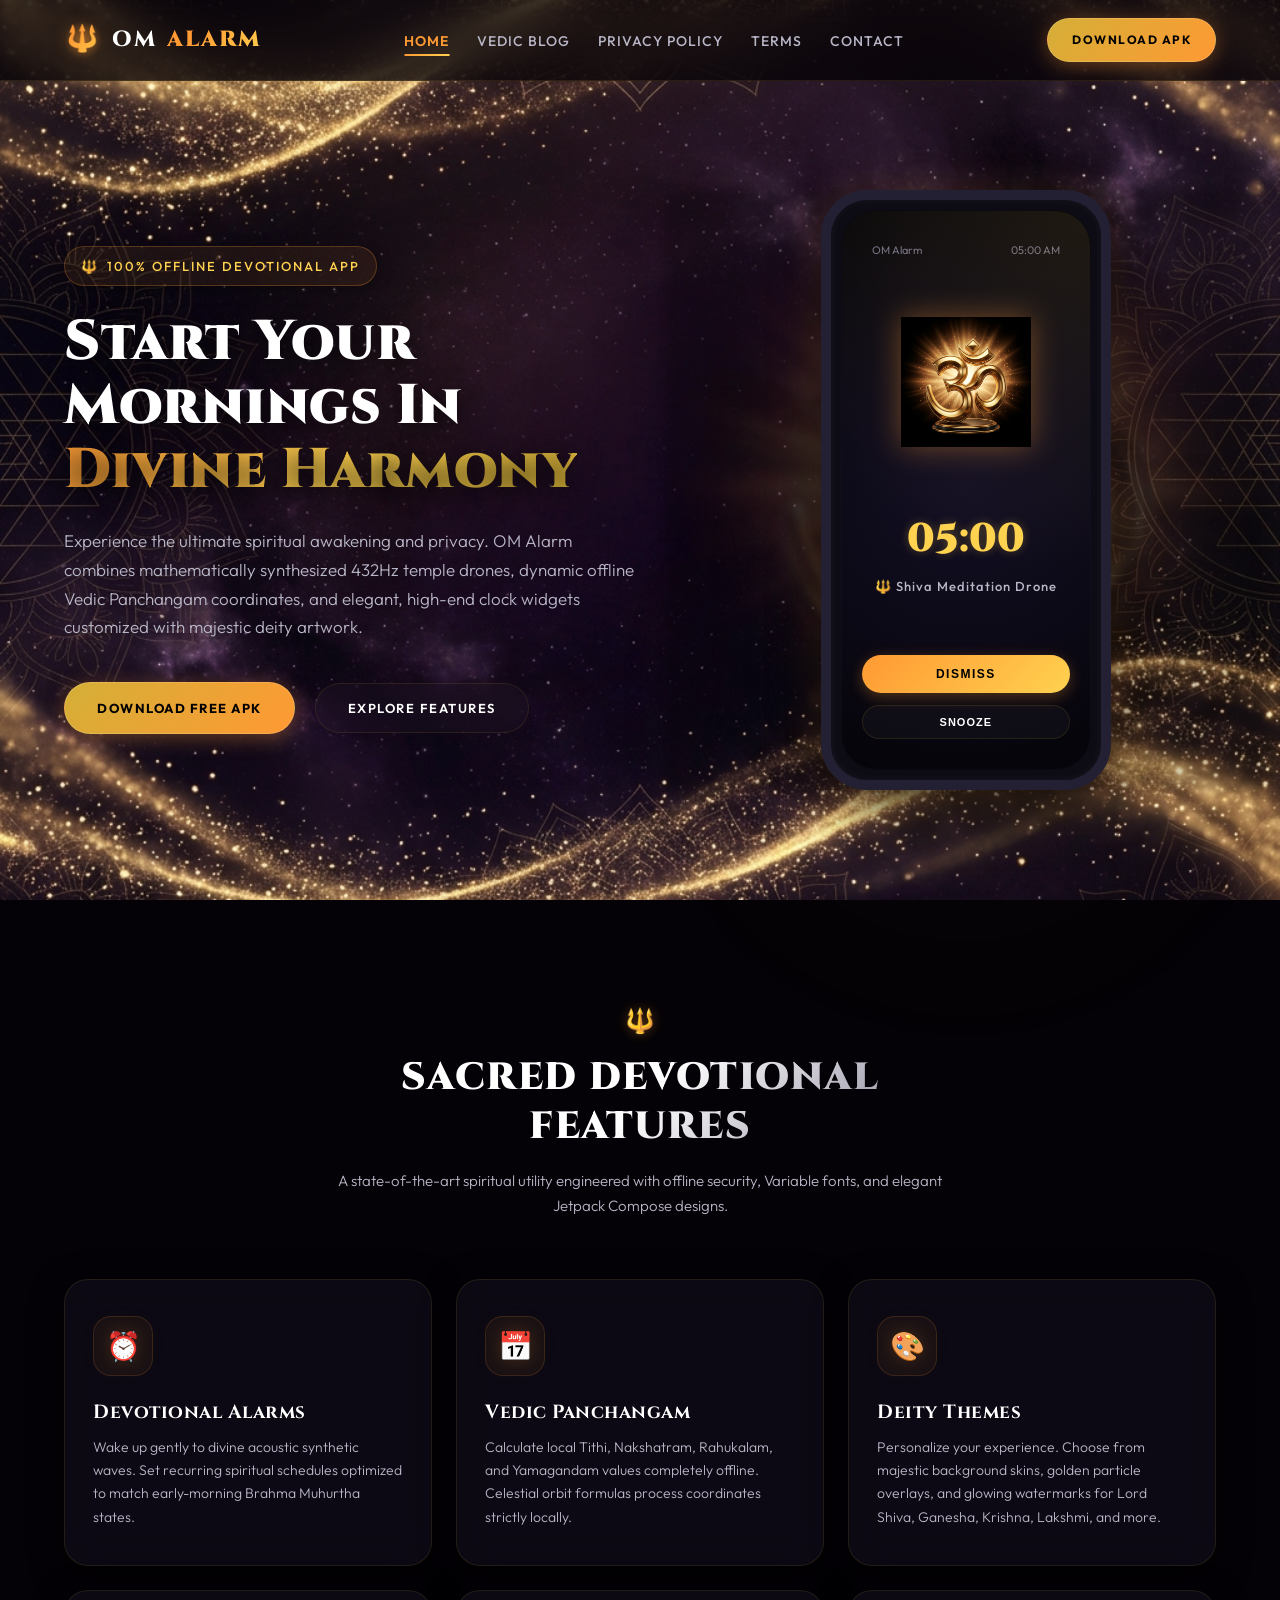
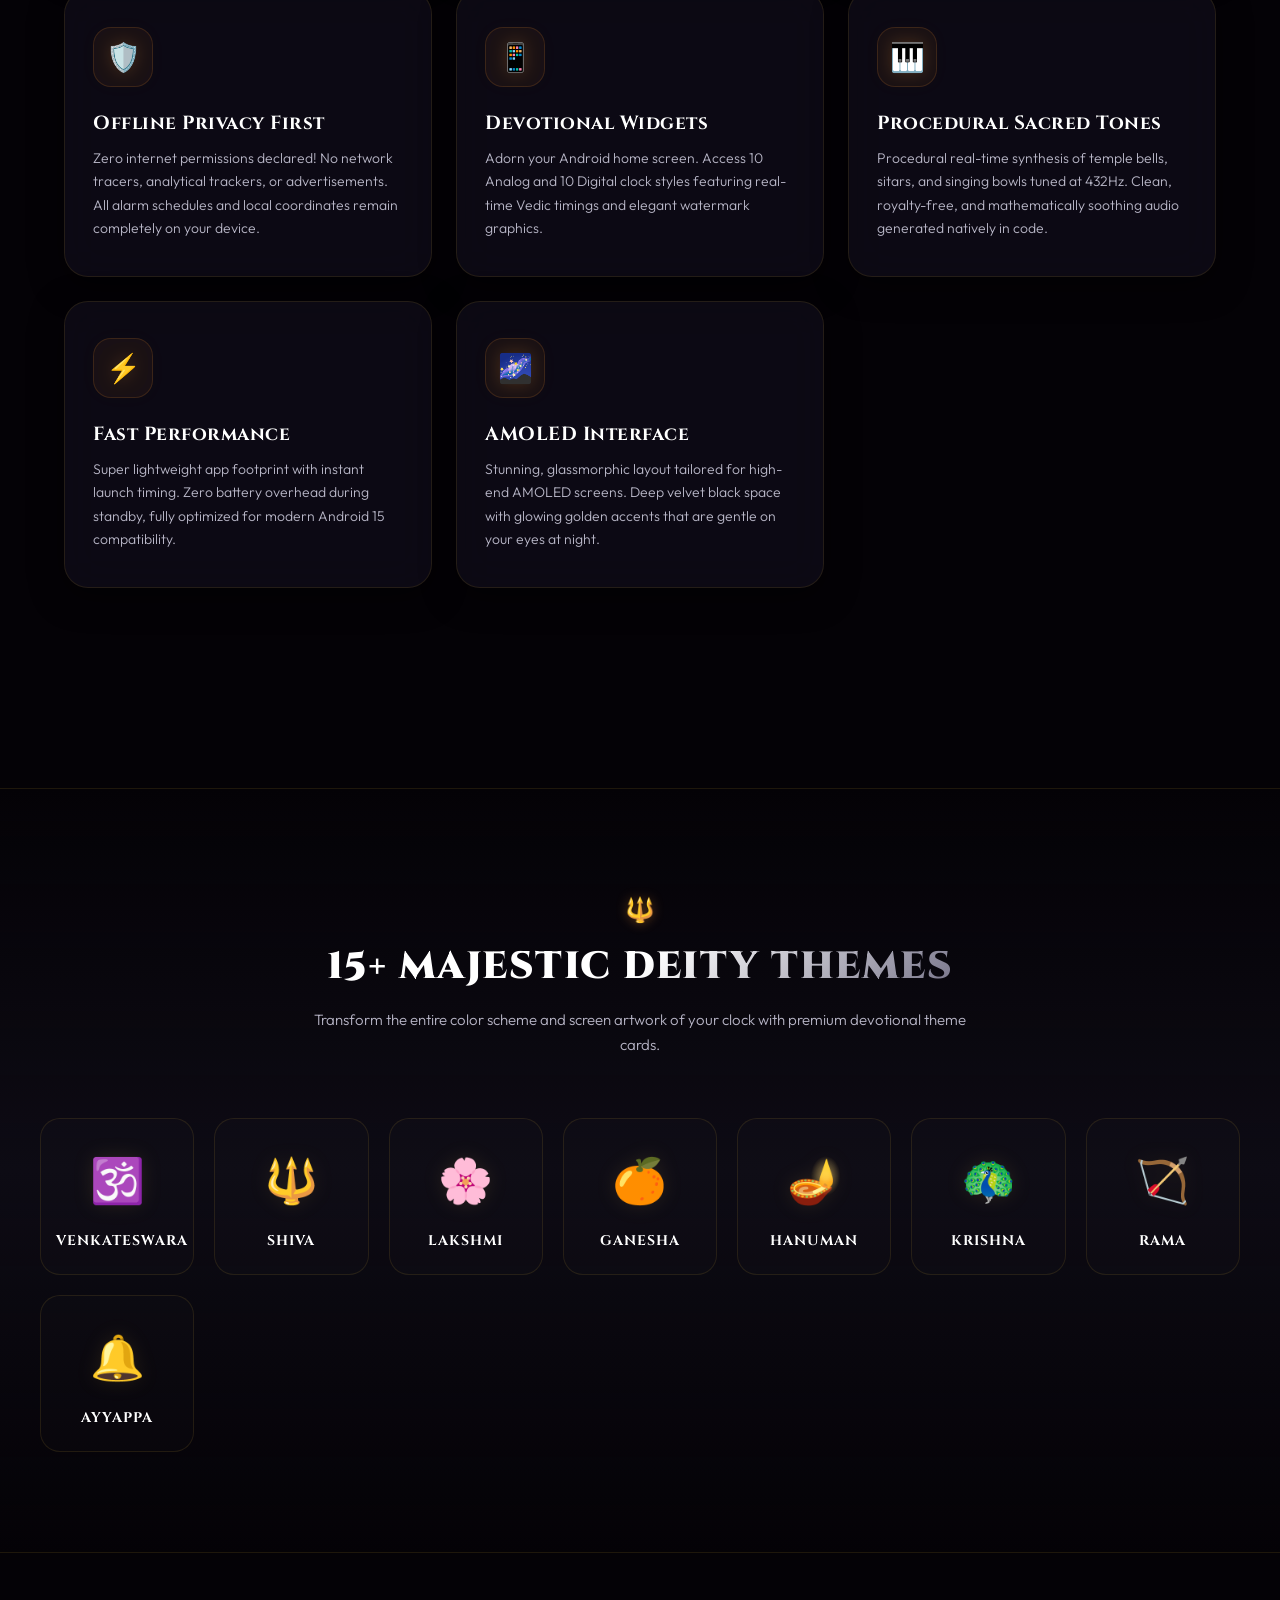
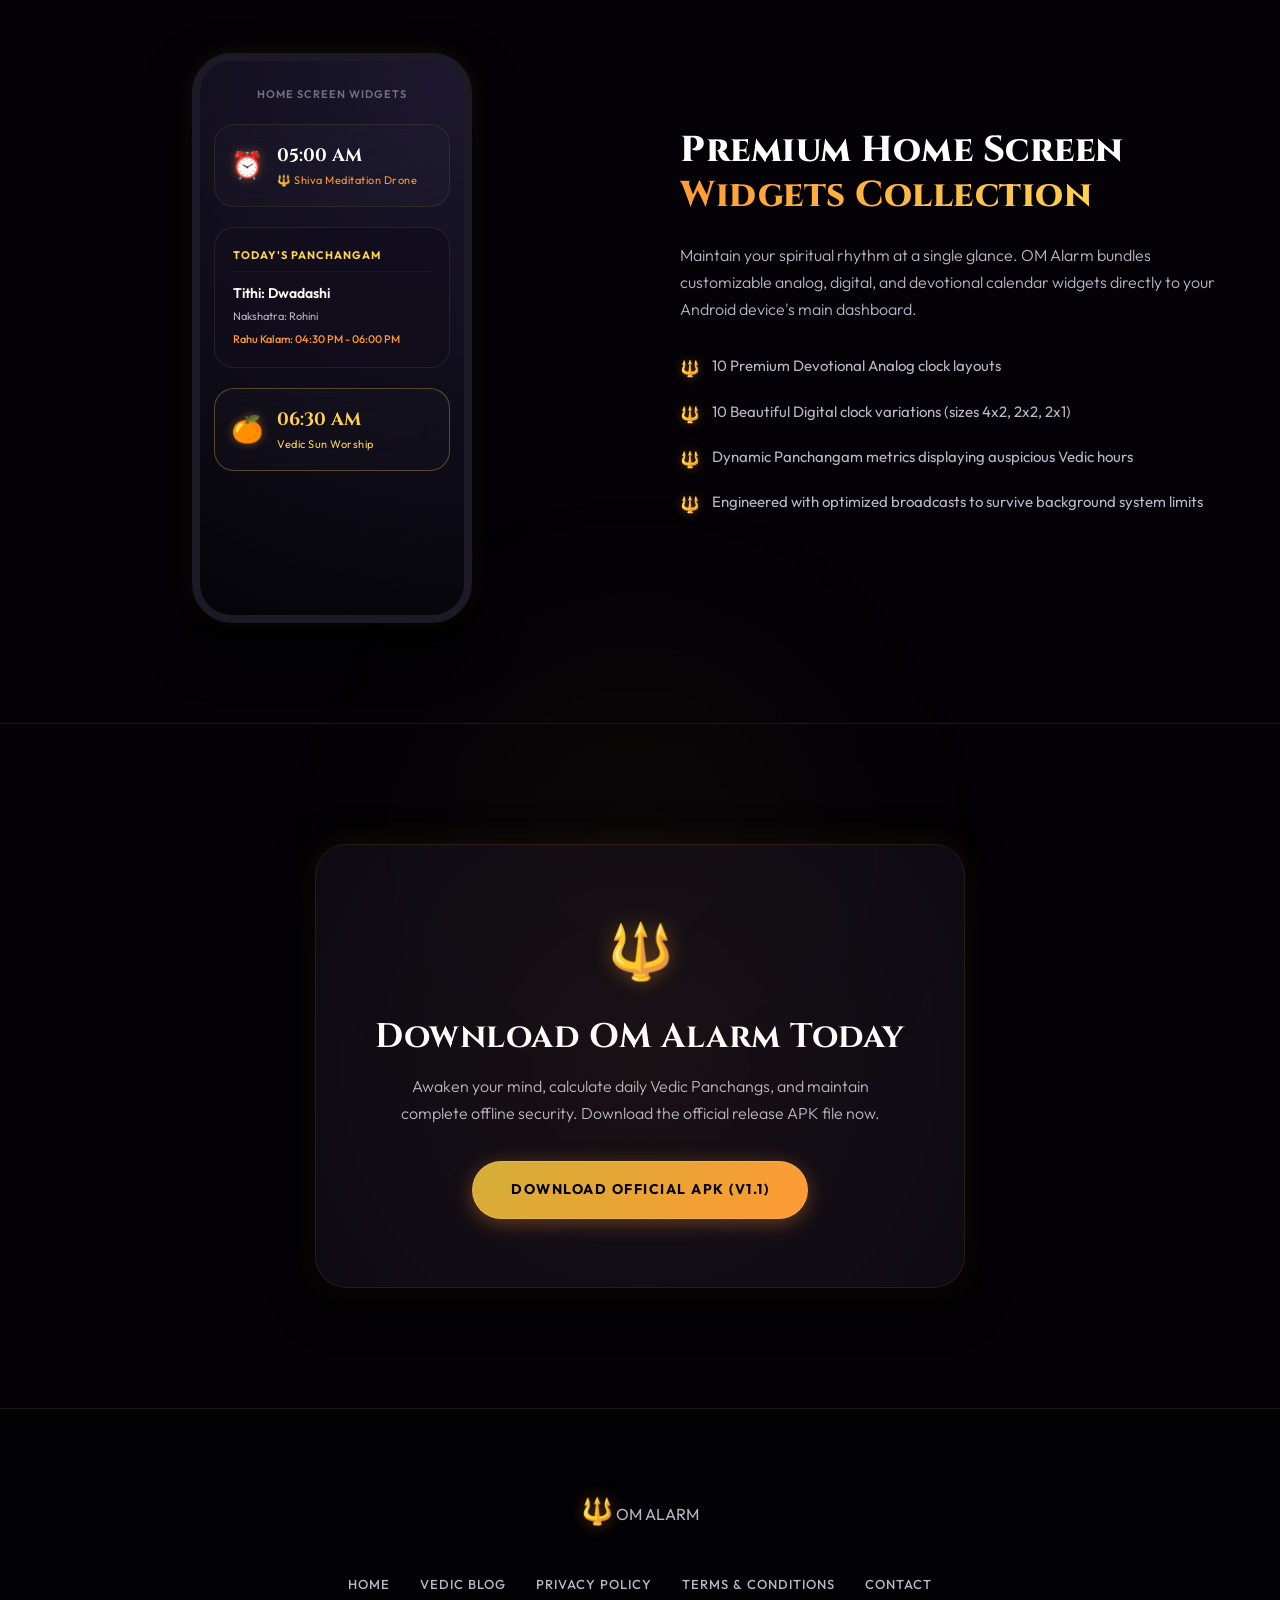
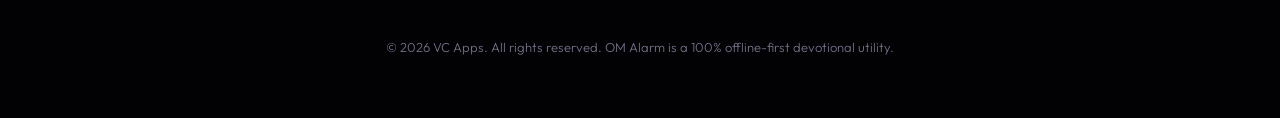
<file: index.html>
<!DOCTYPE html>
<html lang="en">
<head>
    <meta charset="UTF-8">
    <meta name="viewport" content="width=device-width, initial-scale=1.0">
    <title>🔱 OM Alarm — Premium Devotional Clock & Vedic Panchangam</title>
    <meta name="description" content="Awaken mindfully with offline synthesized 432Hz devotional chants, elegant deity-themed glassmorphic home widgets, and precise local Vedic Panchang calculations.">
    <link rel="stylesheet" href="style.css">
    <link rel="icon" href="favicon.ico">
    <link rel="icon" type="image/png" sizes="32x32" href="favicon-32x32.png">
    <link rel="icon" type="image/png" sizes="16x16" href="favicon-16x16.png">
    <link rel="apple-touch-icon" href="apple-touch-icon.png">
</head>
<body>

    <!-- Dynamic Saffron Aura Background Layer -->
    <div class="volumetric-aura" style="top: 10%; left: 10%;"></div>
    <div class="volumetric-aura-gold" style="top: 50%; right: 5%;"></div>
    
    <!-- Dynamic Floating Saffron Particles -->
    <div class="particles-container"></div>

    <!-- Header Navigation -->
    <header>
        <div class="nav-container">
            <a href="index.html" class="logo">
                <div class="logo-icon-wrapper">
                    <span class="logo-icon">🔱</span>
                    <div class="logo-icon-glow"></div>
                </div>
                OM <span>ALARM</span>
            </a>
            
            <button class="hamburger">☰</button>
            
            <nav>
                <ul>
                    <li><a href="index.html" class="active">Home</a></li>
                    <li><a href="blog.html">Vedic Blog</a></li>
                    <li><a href="privacy-policy.html">Privacy Policy</a></li>
                    <li><a href="terms-and-conditions.html">Terms</a></li>
                    <li><a href="contact.html">Contact</a></li>
                </ul>
            </nav>
            <a href="#download" class="cta-btn">Download APK</a>
        </div>
    </header>

    <!-- Hero Section -->
    <section class="hero">
        <div class="hero-content">
            <div class="hero-badge">
                <span>🔱</span> 100% Offline Devotional App
            </div>
            <h1>Start Your Mornings In <span class="highlight">Divine Harmony</span></h1>
            <p>Experience the ultimate spiritual awakening and privacy. OM Alarm combines mathematically synthesized 432Hz temple drones, dynamic offline Vedic Panchangam coordinates, and elegant, high-end clock widgets customized with majestic deity artwork.</p>
            <div class="hero-buttons">
                <a href="#download" class="cta-btn" style="padding: 14px 32px; font-size: 13px;">Download Free APK</a>
                <a href="#features" class="btn-secondary">Explore Features</a>
            </div>
        </div>
        
        <div class="hero-image-wrapper">
            <div class="om-background-glow"></div>
            <div class="phone-mockup">
                <div class="phone-screen">
                    <div class="phone-header">
                        <span>OM Alarm</span>
                        <span>05:00 AM</span>
                    </div>
                    <div class="phone-deity-watermark"></div>
                    <div class="phone-alarm-details">
                        <div class="phone-time">05:00</div>
                        <div class="phone-label">🔱 Shiva Meditation Drone</div>
                    </div>
                    <div class="phone-controls">
                        <button class="phone-btn-dismiss" onclick="alert('Alarm Dismissed Simulating!')">DISMISS</button>
                        <button class="phone-btn-snooze" onclick="alert('Snoozed for 9 minutes!')">SNOOZE</button>
                    </div>
                </div>
            </div>
        </div>
    </section>

    <!-- Features Section -->
    <section id="features" style="padding: 100px 24px; position: relative;">
        <div class="section-title-wrapper">
            <h2 class="section-title">Sacred Devotional Features</h2>
            <p class="section-subtitle">A state-of-the-art spiritual utility engineered with offline security, Variable fonts, and elegant Jetpack Compose designs.</p>
        </div>
        
        <div class="features-grid">
            <!-- Feature 1 -->
            <div class="glass-card">
                <div class="feature-icon-wrapper">⏰</div>
                <h3>Devotional Alarms</h3>
                <p>Wake up gently to divine acoustic synthetic waves. Set recurring spiritual schedules optimized to match early-morning Brahma Muhurtha states.</p>
            </div>
            <!-- Feature 2 -->
            <div class="glass-card">
                <div class="feature-icon-wrapper">📅</div>
                <h3>Vedic Panchangam</h3>
                <p>Calculate local Tithi, Nakshatram, Rahukalam, and Yamagandam values completely offline. Celestial orbit formulas process coordinates strictly locally.</p>
            </div>
            <!-- Feature 3 -->
            <div class="glass-card">
                <div class="feature-icon-wrapper">🎨</div>
                <h3>Deity Themes</h3>
                <p>Personalize your experience. Choose from majestic background skins, golden particle overlays, and glowing watermarks for Lord Shiva, Ganesha, Krishna, Lakshmi, and more.</p>
            </div>
            <!-- Feature 4 -->
            <div class="glass-card">
                <div class="feature-icon-wrapper">🛡️</div>
                <h3>Offline Privacy First</h3>
                <p>Zero internet permissions declared! No network tracers, analytical trackers, or advertisements. All alarm schedules and local coordinates remain completely on your device.</p>
            </div>
            <!-- Feature 5 -->
            <div class="glass-card">
                <div class="feature-icon-wrapper">📱</div>
                <h3>Devotional Widgets</h3>
                <p>Adorn your Android home screen. Access 10 Analog and 10 Digital clock styles featuring real-time Vedic timings and elegant watermark graphics.</p>
            </div>
            <!-- Feature 6 -->
            <div class="glass-card">
                <div class="feature-icon-wrapper">🎹</div>
                <h3>Procedural Sacred Tones</h3>
                <p>Procedural real-time synthesis of temple bells, sitars, and singing bowls tuned at 432Hz. Clean, royalty-free, and mathematically soothing audio generated natively in code.</p>
            </div>
            <!-- Feature 7 -->
            <div class="glass-card">
                <div class="feature-icon-wrapper">⚡</div>
                <h3>Fast Performance</h3>
                <p>Super lightweight app footprint with instant launch timing. Zero battery overhead during standby, fully optimized for modern Android 15 compatibility.</p>
            </div>
            <!-- Feature 8 -->
            <div class="glass-card">
                <div class="feature-icon-wrapper">🌌</div>
                <h3>AMOLED Interface</h3>
                <p>Stunning, glassmorphic layout tailored for high-end AMOLED screens. Deep velvet black space with glowing golden accents that are gentle on your eyes at night.</p>
            </div>
        </div>
    </section>

    <!-- Deity Gallery Section -->
    <section class="deity-section">
        <div class="section-title-wrapper">
            <h2 class="section-title">15+ Majestic Deity Themes</h2>
            <p class="section-subtitle">Transform the entire color scheme and screen artwork of your clock with premium devotional theme cards.</p>
        </div>
        
        <div class="deity-grid">
            <div class="deity-card">
                <div class="deity-avatar">🕉️</div>
                <h3>Venkateswara</h3>
            </div>
            <div class="deity-card">
                <div class="deity-avatar">🔱</div>
                <h3>Shiva</h3>
            </div>
            <div class="deity-card">
                <div class="deity-avatar">🌸</div>
                <h3>Lakshmi</h3>
            </div>
            <div class="deity-card">
                <div class="deity-avatar">🍊</div>
                <h3>Ganesha</h3>
            </div>
            <div class="deity-card">
                <div class="deity-avatar">🪔</div>
                <h3>Hanuman</h3>
            </div>
            <div class="deity-card">
                <div class="deity-avatar">🦚</div>
                <h3>Krishna</h3>
            </div>
            <div class="deity-card">
                <div class="deity-avatar">🏹</div>
                <h3>Rama</h3>
            </div>
            <div class="deity-card">
                <div class="deity-avatar">🔔</div>
                <h3>Ayyappa</h3>
            </div>
        </div>
    </section>

    <!-- Widgets Promo Section -->
    <section class="widget-promo">
        <div class="widget-mockup-wrapper">
            <div class="widget-phone">
                <div class="widget-title-bar">Home Screen Widgets</div>
                
                <!-- Widget 1: Analog/Digital Clock -->
                <div class="glass-widget">
                    <span class="glass-widget-icon">⏰</span>
                    <div class="widget-time-block">
                        <div class="widget-time-txt">05:00 AM</div>
                        <div class="widget-desc-txt">🔱 Shiva Meditation Drone</div>
                    </div>
                </div>
                
                <!-- Widget 2: Vedic Panchangam -->
                <div class="panchang-widget">
                    <div class="widget-header-line">Today's Panchangam</div>
                    <div class="widget-panchang-val">Tithi: Dwadashi</div>
                    <div class="widget-panchang-sub">Nakshatra: Rohini</div>
                    <div class="widget-panchang-sub" style="color: var(--primary); font-weight: 500; margin-top: 4px;">Rahu Kalam: 04:30 PM - 06:00 PM</div>
                </div>
                
                <!-- Widget 3: Ganesha Theme Digital -->
                <div class="glass-widget" style="border-color: rgba(255, 210, 80, 0.3);">
                    <span class="glass-widget-icon">🍊</span>
                    <div class="widget-time-block">
                        <div class="widget-time-txt" style="color: var(--accent);">06:30 AM</div>
                        <div class="widget-desc-txt" style="color: var(--accent);">Vedic Sun Worship</div>
                    </div>
                </div>
            </div>
        </div>
        
        <div>
            <h2>Premium Home Screen <span>Widgets Collection</span></h2>
            <p>Maintain your spiritual rhythm at a single glance. OM Alarm bundles customizable analog, digital, and devotional calendar widgets directly to your Android device's main dashboard.</p>
            <ul class="bullet-list">
                <li>10 Premium Devotional Analog clock layouts</li>
                <li>10 Beautiful Digital clock variations (sizes 4x2, 2x2, 2x1)</li>
                <li>Dynamic Panchangam metrics displaying auspicious Vedic hours</li>
                <li>Engineered with optimized broadcasts to survive background system limits</li>
            </ul>
        </div>
    </section>

    <!-- Download APK Banner Section -->
    <section id="download" class="download-section">
        <div class="volumetric-aura-gold" style="top: -20%; left: 30%;"></div>
        <div class="download-box">
            <span style="font-size: 54px; filter: drop-shadow(0 0 10px var(--primary-glow));">🔱</span>
            <h2 style="font-size: 34px; margin-top: 18px; margin-bottom: 14px; font-family: var(--font-heading); color: var(--text-title);">Download OM Alarm Today</h2>
            <p style="margin-bottom: 34px; color: var(--text-body); max-width: 520px; margin-left: auto; margin-right: auto; font-weight: 300;">Awaken your mind, calculate daily Vedic Panchangs, and maintain complete offline security. Download the official release APK file now.</p>
            <a href="app-release.apk" class="cta-btn" style="padding: 16px 38px; font-size: 14px;">Download Official APK (V1.1)</a>
        </div>
    </section>

    <!-- Footer -->
    <footer>
        <div class="footer-content">
            <p class="logo" style="justify-content: center;">
                <div class="logo-icon-wrapper" style="margin: 0 auto 0 0; display: inline-flex; width: auto; height: auto;">
                    <span class="logo-icon">🔱</span>
                </div>
                OM <span>ALARM</span>
            </p>
            <div class="footer-links">
                <a href="index.html">Home</a>
                <a href="blog.html">Vedic Blog</a>
                <a href="privacy-policy.html">Privacy Policy</a>
                <a href="terms-and-conditions.html">Terms & Conditions</a>
                <a href="contact.html">Contact</a>
            </div>
            <p class="copyright">&copy; 2026 VC Apps. All rights reserved. OM Alarm is a 100% offline-first devotional utility.</p>
        </div>
    </footer>

    <!-- Interactive Navigation Drawer & Golden Particle Script -->
    <script>
        document.addEventListener("DOMContentLoaded", () => {
            // Scroll tracking header transitions
            const header = document.querySelector("header");
            window.addEventListener("scroll", () => {
                if (window.scrollY > 40) {
                    header.classList.add("scrolled");
                } else {
                    header.classList.remove("scrolled");
                }
            });

            // Mobile Hamburger menu control
            const hamburger = document.querySelector(".hamburger");
            const nav = document.querySelector("nav");
            if (hamburger && nav) {
                hamburger.addEventListener("click", () => {
                    nav.classList.toggle("active");
                    hamburger.textContent = nav.classList.contains("active") ? "✕" : "☰";
                });
            }

            // High-fidelity Javascript Golden Particle Generator
            const container = document.querySelector(".particles-container");
            if (container) {
                for (let i = 0; i < 24; i++) {
                    const particle = document.createElement("div");
                    particle.classList.add("particle");
                    
                    const size = Math.random() * 5 + 1.5;
                    const left = Math.random() * 100;
                    const delay = Math.random() * 12;
                    const duration = Math.random() * 14 + 10;
                    
                    particle.style.width = `${size}px`;
                    particle.style.height = `${size}px`;
                    particle.style.left = `${left}%`;
                    particle.style.animationDelay = `${delay}s`;
                    particle.style.animationDuration = `${duration}s`;
                    
                    container.appendChild(particle);
                }
            }
        });
    </script>
</body>
</html>
</file>
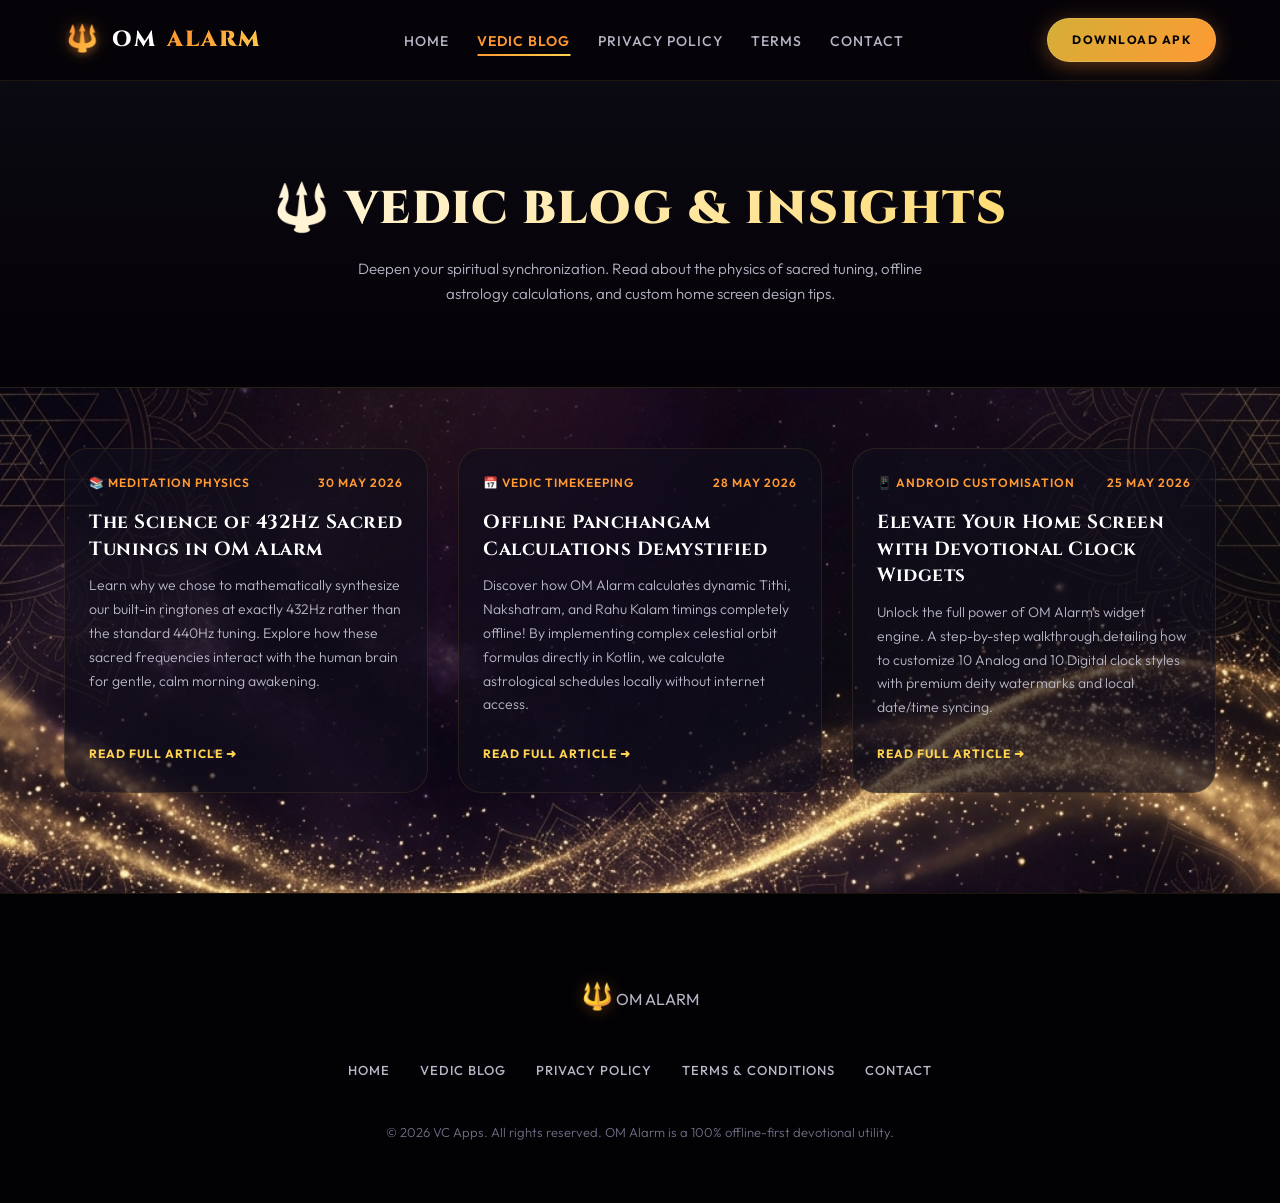
<file: blog.html>
<!DOCTYPE html>
<html lang="en">
<head>
    <meta charset="UTF-8">
    <meta name="viewport" content="width=device-width, initial-scale=1.0">
    <title>🔱 Vedic Blog & Updates — OM Alarm</title>
    <meta name="description" content="Explore insights on Vedic timekeeping, the physics of 432Hz sacred meditation frequencies, and premium Android widget customization with OM Alarm.">
    <link rel="stylesheet" href="style.css">
    <link rel="icon" href="favicon.ico">
    <link rel="icon" type="image/png" sizes="32x32" href="favicon-32x32.png">
    <link rel="icon" type="image/png" sizes="16x16" href="favicon-16x16.png">
    <link rel="apple-touch-icon" href="apple-touch-icon.png">
</head>
<body>

    <!-- Dynamic Saffron Aura Background Layer -->
    <div class="volumetric-aura" style="top: 10%; left: 10%;"></div>
    <div class="volumetric-aura-gold" style="top: 50%; right: 8%;"></div>
    
    <!-- Dynamic Floating Saffron Particles -->
    <div class="particles-container"></div>

    <!-- Header Navigation -->
    <header>
        <div class="nav-container">
            <a href="index.html" class="logo">
                <div class="logo-icon-wrapper">
                    <span class="logo-icon">🔱</span>
                    <div class="logo-icon-glow"></div>
                </div>
                OM <span>ALARM</span>
            </a>
            
            <button class="hamburger">☰</button>
            
            <nav>
                <ul>
                    <li><a href="index.html">Home</a></li>
                    <li><a href="blog.html" class="active">Vedic Blog</a></li>
                    <li><a href="privacy-policy.html">Privacy Policy</a></li>
                    <li><a href="terms-and-conditions.html">Terms</a></li>
                    <li><a href="contact.html">Contact</a></li>
                </ul>
            </nav>
            <a href="index.html#download" class="cta-btn">Download APK</a>
        </div>
    </header>

    <!-- Inner Header -->
    <div class="inner-header">
        <h1>🔱 Vedic Blog & Insights</h1>
        <p>Deepen your spiritual synchronization. Read about the physics of sacred tuning, offline astrology calculations, and custom home screen design tips.</p>
    </div>

    <!-- Blog Grid -->
    <div class="blog-grid">
        
        <!-- Article 1 -->
        <article class="blog-card">
            <div class="blog-meta">
                <span>📚 MEDITATION PHYSICS</span>
                <span>30 MAY 2026</span>
            </div>
            <div class="blog-body">
                <h3>The Science of 432Hz Sacred Tunings in OM Alarm</h3>
                <p>Learn why we chose to mathematically synthesize our built-in ringtones at exactly 432Hz rather than the standard 440Hz tuning. Explore how these sacred frequencies interact with the human brain for gentle, calm morning awakening.</p>
                <a href="#" class="read-more" onclick="alert('Article expansion is a demonstration feature. Full article: 432Hz is mathematically consistent with the universe, offering standard natural brainwave alignment.'); return false;">Read Full Article ➜</a>
            </div>
        </article>

        <!-- Article 2 -->
        <article class="blog-card">
            <div class="blog-meta">
                <span>📅 VEDIC TIMEKEEPING</span>
                <span>28 MAY 2026</span>
            </div>
            <div class="blog-body">
                <h3>Offline Panchangam Calculations Demystified</h3>
                <p>Discover how OM Alarm calculates dynamic Tithi, Nakshatram, and Rahu Kalam timings completely offline! By implementing complex celestial orbit formulas directly in Kotlin, we calculate astrological schedules locally without internet access.</p>
                <a href="#" class="read-more" onclick="alert('Article expansion is a demonstration feature. Full article: Your offline latitude and longitude are calculated locally against orbital formulas, completely preserving privacy.'); return false;">Read Full Article ➜</a>
            </div>
        </article>

        <!-- Article 3 -->
        <article class="blog-card">
            <div class="blog-meta">
                <span>📱 ANDROID CUSTOMISATION</span>
                <span>25 MAY 2026</span>
            </div>
            <div class="blog-body">
                <h3>Elevate Your Home Screen with Devotional Clock Widgets</h3>
                <p>Unlock the full power of OM Alarm's widget engine. A step-by-step walkthrough detailing how to customize 10 Analog and 10 Digital clock styles with premium deity watermarks and local date/time syncing.</p>
                <a href="#" class="read-more" onclick="alert('Article expansion is a demonstration feature. Full article: Widgets survive system kills by using local dynamic BroadcastReceivers mapped in the manifest.'); return false;">Read Full Article ➜</a>
            </div>
        </article>

    </div>

    <!-- Footer -->
    <footer>
        <div class="footer-content">
            <p class="logo" style="justify-content: center;">
                <div class="logo-icon-wrapper" style="margin: 0 auto 0 0; display: inline-flex; width: auto; height: auto;">
                    <span class="logo-icon">🔱</span>
                </div>
                OM <span>ALARM</span>
            </p>
            <div class="footer-links">
                <a href="index.html">Home</a>
                <a href="blog.html">Vedic Blog</a>
                <a href="privacy-policy.html">Privacy Policy</a>
                <a href="terms-and-conditions.html">Terms & Conditions</a>
                <a href="contact.html">Contact</a>
            </div>
            <p class="copyright">&copy; 2026 VC Apps. All rights reserved. OM Alarm is a 100% offline-first devotional utility.</p>
        </div>
    </footer>

    <!-- Interactive Navigation Drawer & Golden Particle Script -->
    <script>
        document.addEventListener("DOMContentLoaded", () => {
            // Scroll tracking header transitions
            const header = document.querySelector("header");
            window.addEventListener("scroll", () => {
                if (window.scrollY > 40) {
                    header.classList.add("scrolled");
                } else {
                    header.classList.remove("scrolled");
                }
            });

            // Mobile Hamburger menu control
            const hamburger = document.querySelector(".hamburger");
            const nav = document.querySelector("nav");
            if (hamburger && nav) {
                hamburger.addEventListener("click", () => {
                    nav.classList.toggle("active");
                    hamburger.textContent = nav.classList.contains("active") ? "✕" : "☰";
                });
            }

            // High-fidelity Javascript Golden Particle Generator
            const container = document.querySelector(".particles-container");
            if (container) {
                for (let i = 0; i < 20; i++) {
                    const particle = document.createElement("div");
                    particle.classList.add("particle");
                    
                    const size = Math.random() * 5 + 1.5;
                    const left = Math.random() * 100;
                    const delay = Math.random() * 12;
                    const duration = Math.random() * 14 + 10;
                    
                    particle.style.width = `${size}px`;
                    particle.style.height = `${size}px`;
                    particle.style.left = `${left}%`;
                    particle.style.animationDelay = `${delay}s`;
                    particle.style.animationDuration = `${duration}s`;
                    
                    container.appendChild(particle);
                }
            }
        });
    </script>
</body>
</html>
</file>
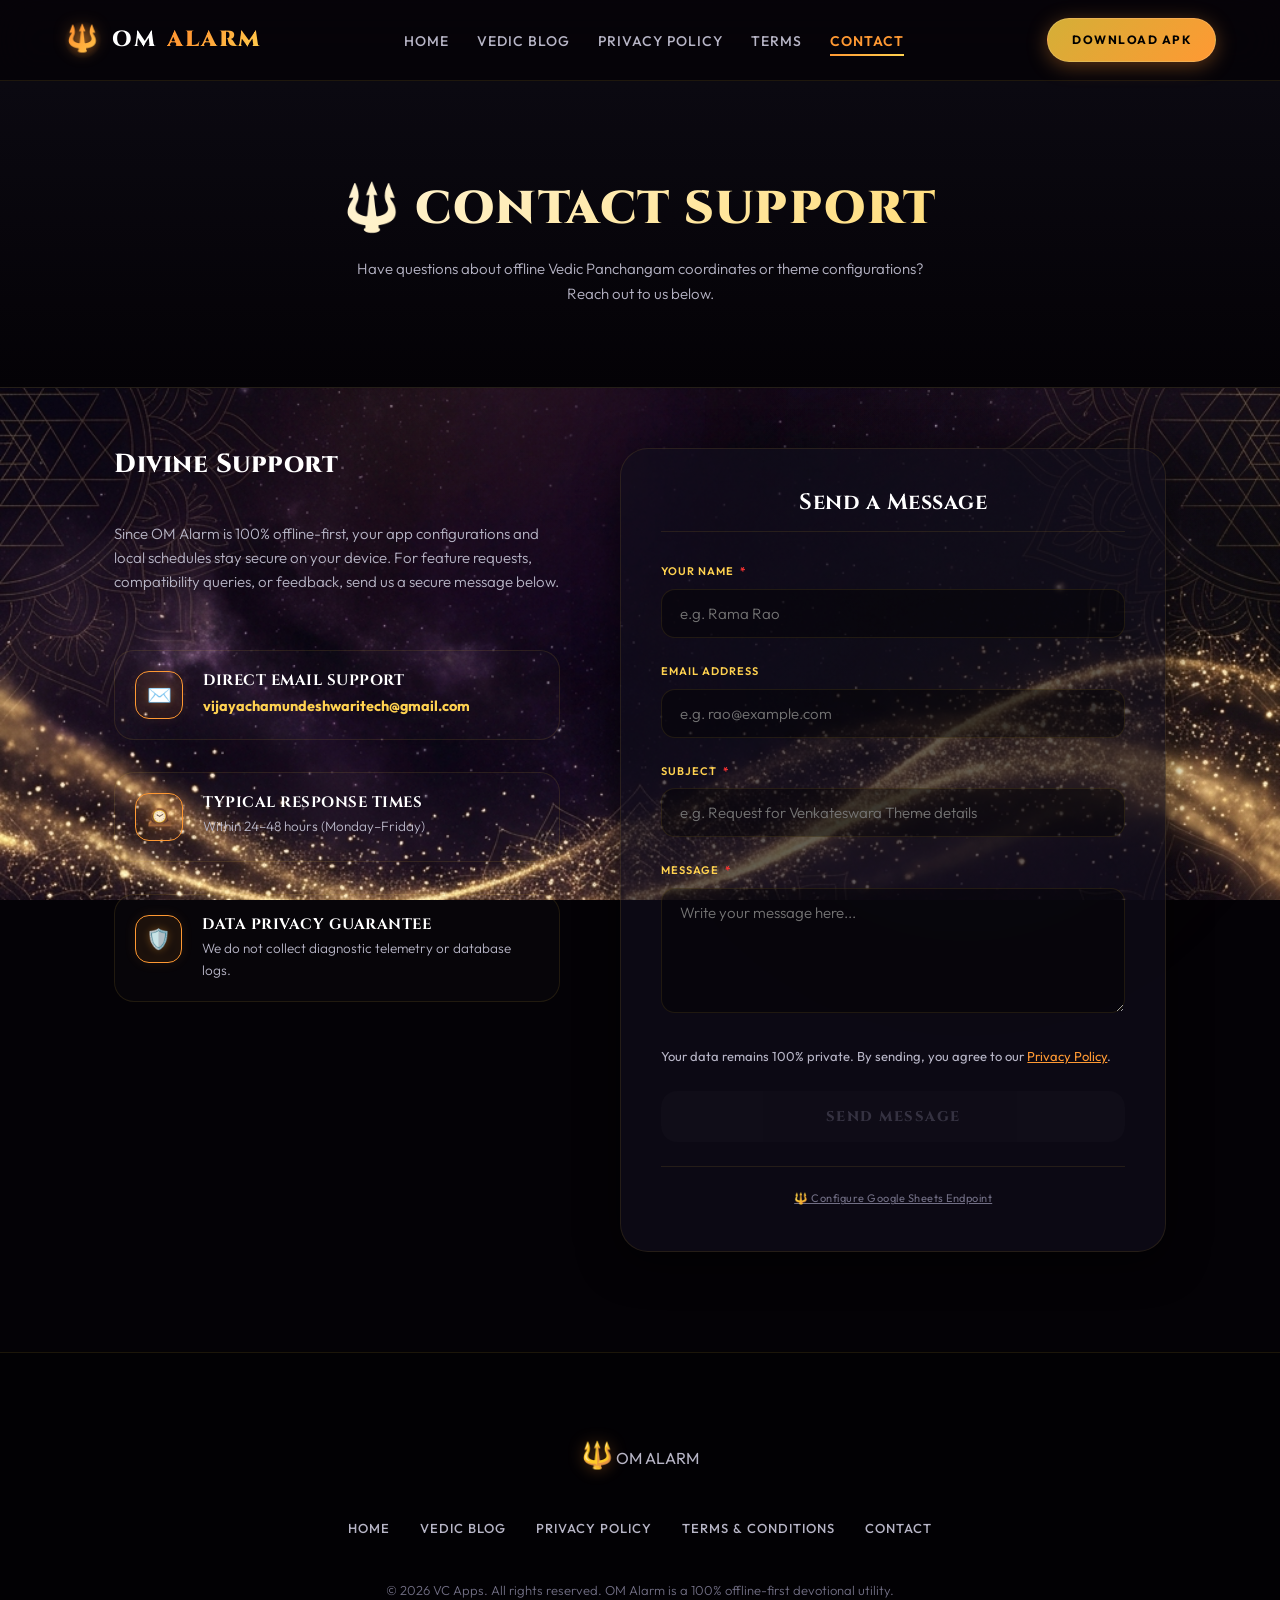
<file: contact.html>
<!DOCTYPE html>
<html lang="en">
<head>
    <meta charset="UTF-8">
    <meta name="viewport" content="width=device-width, initial-scale=1.0">
    <title>🔱 Contact Us — OM Alarm Support</title>
    <meta name="description" content="Get in touch with the OM Alarm development team. Ask questions about Vedic Panchang calculations, visual themes, or submit feedback.">
    <link rel="stylesheet" href="style.css">
    <link rel="icon" href="favicon.ico">
    <link rel="icon" type="image/png" sizes="32x32" href="favicon-32x32.png">
    <link rel="icon" type="image/png" sizes="16x16" href="favicon-16x16.png">
    <link rel="apple-touch-icon" href="apple-touch-icon.png">
    <style>
        /* Form Field State Styles */
        .submit-btn:disabled {
            background: rgba(255, 255, 255, 0.04) !important;
            color: var(--text-muted) !important;
            cursor: not-allowed !important;
            transform: none !important;
            box-shadow: none !important;
            opacity: 0.4;
            border-color: var(--card-border) !important;
        }
        .required-asterisk {
            color: #ff3333;
            font-weight: bold;
            margin-left: 3px;
        }
        .error-message {
            color: #ff3333;
            font-size: 12px;
            margin-top: 6px;
            display: none;
            font-weight: 400;
            animation: formFadeIn 0.3s ease;
        }
        .input-error {
            border-color: #ff3333 !important;
            box-shadow: 0 0 10px rgba(255, 51, 51, 0.15) !important;
        }
        .input-success {
            border-color: var(--primary) !important;
        }
        .loading-container {
            display: none;
            align-items: center;
            justify-content: center;
            gap: 12px;
            margin-top: 20px;
            color: var(--accent);
            font-weight: 500;
            font-size: 14px;
        }
        .spinner {
            width: 22px;
            height: 22px;
            border: 2px solid rgba(255, 210, 80, 0.2);
            border-top: 2px solid var(--accent);
            border-radius: 50%;
            animation: formSpin 1s linear infinite;
        }
        .success-box {
            display: none;
            background: rgba(255, 153, 51, 0.04);
            border: 1px solid var(--primary);
            border-radius: 28px;
            padding: 40px 30px;
            text-align: center;
            color: var(--text-title);
            animation: formSlideUp 0.5s ease;
        }
        .success-box h3 {
            color: var(--accent);
            font-size: 22px;
            margin-bottom: 12px;
            font-family: var(--font-heading);
            letter-spacing: 1px;
        }
        .global-error-box {
            display: none;
            background: rgba(255, 51, 51, 0.05);
            border: 1px solid #ff3333;
            border-radius: 16px;
            padding: 16px;
            margin-bottom: 24px;
            color: #ffffff;
            font-size: 13.5px;
            font-weight: 300;
            line-height: 1.5;
            animation: formFadeIn 0.3s ease;
            text-align: left;
        }
        .global-error-box strong {
            color: #ff3333;
            display: block;
            margin-bottom: 4px;
            font-family: var(--font-heading);
            letter-spacing: 0.5px;
        }
        .config-input {
            background: rgba(0, 0, 0, 0.4) !important;
            border: 1px solid var(--card-border) !important;
            color: var(--text-title) !important;
            border-radius: 10px !important;
            font-family: 'Consolas', monospace !important;
            font-size: 12px !important;
            width: 100% !important;
            padding: 10px 12px !important;
        }
        @keyframes formSpin {
            0% { transform: rotate(0deg); }
            100% { transform: rotate(360deg); }
        }
        @keyframes formFadeIn {
            from { opacity: 0; transform: translateY(-5px); }
            to { opacity: 1; transform: translateY(0); }
        }
        @keyframes formSlideUp {
            from { opacity: 0; transform: translateY(15px); }
            to { opacity: 1; transform: translateY(0); }
        }
    </style>
</head>
<body>

    <!-- Dynamic Saffron Aura Background Layer -->
    <div class="volumetric-aura" style="top: 10%; left: 10%;"></div>
    <div class="volumetric-aura-gold" style="top: 50%; right: 5%;"></div>
    
    <!-- Dynamic Floating Saffron Particles -->
    <div class="particles-container"></div>

    <!-- Header Navigation -->
    <header>
        <div class="nav-container">
            <a href="index.html" class="logo">
                <div class="logo-icon-wrapper">
                    <span class="logo-icon">🔱</span>
                    <div class="logo-icon-glow"></div>
                </div>
                OM <span>ALARM</span>
            </a>
            
            <button class="hamburger">☰</button>
            
            <nav>
                <ul>
                    <li><a href="index.html">Home</a></li>
                    <li><a href="blog.html">Vedic Blog</a></li>
                    <li><a href="privacy-policy.html">Privacy Policy</a></li>
                    <li><a href="terms-and-conditions.html">Terms</a></li>
                    <li><a href="contact.html" class="active">Contact</a></li>
                </ul>
            </nav>
            <a href="index.html#download" class="cta-btn">Download APK</a>
        </div>
    </header>

    <!-- Inner Header -->
    <div class="inner-header">
        <h1>🔱 Contact Support</h1>
        <p>Have questions about offline Vedic Panchangam coordinates or theme configurations? Reach out to us below.</p>
    </div>

    <!-- Contact Container -->
    <div class="contact-container">
        
        <!-- Support Info -->
        <div class="contact-info">
            <h2 class="contact-info-title">Divine Support</h2>
            <p style="margin-bottom: 24px;">Since OM Alarm is 100% offline-first, your app configurations and local schedules stay secure on your device. For feature requests, compatibility queries, or feedback, send us a secure message below.</p>
            
            <div class="info-item">
                <div class="info-icon">✉️</div>
                <div class="info-text">
                    <h3>Direct Email Support</h3>
                    <p style="color: var(--accent); font-weight: bold; font-size: 14.5px;">vijayachamundeshwaritech@gmail.com</p>
                </div>
            </div>
            
            <div class="info-item">
                <div class="info-icon">🕰️</div>
                <div class="info-text">
                    <h3>Typical Response Times</h3>
                    <p>Within 24–48 hours (Monday–Friday)</p>
                </div>
            </div>
            
            <div class="info-item">
                <div class="info-icon">🛡️</div>
                <div class="info-text">
                    <h3>Data Privacy Guarantee</h3>
                    <p>We do not collect diagnostic telemetry or database logs.</p>
                </div>
            </div>
        </div>
        
        <!-- Contact Form -->
        <div class="contact-form">
            <div id="formContent">
                <h2>Send a Message</h2>
                
                <!-- Global Error / Status Box -->
                <div id="globalErrorBox" class="global-error-box"></div>
                
                <form id="contactForm" novalidate>
                    <div class="form-group">
                        <label for="name">Your Name <span class="required-asterisk">*</span></label>
                        <input type="text" id="name" name="yourName" placeholder="e.g. Rama Rao" required>
                        <div id="name-error" class="error-message"></div>
                    </div>
                    
                    <div class="form-group">
                        <label for="email">Email Address</label>
                        <input type="email" id="email" name="emailAddress" placeholder="e.g. rao@example.com">
                        <div id="email-error" class="error-message"></div>
                    </div>
                    
                    <div class="form-group">
                        <label for="subject">Subject <span class="required-asterisk">*</span></label>
                        <input type="text" id="subject" name="subject" placeholder="e.g. Request for Venkateswara Theme details" required>
                        <div id="subject-error" class="error-message"></div>
                    </div>
                    
                    <div class="form-group">
                        <label for="message">Message <span class="required-asterisk">*</span></label>
                        <textarea id="message" name="message" rows="5" placeholder="Write your message here..." required></textarea>
                        <div id="message-error" class="error-message"></div>
                    </div>
                    
                    <!-- Terms Compliance Checkbox -->
                    <label class="agree-container" for="agree">
                        <input type="checkbox" id="agree" name="agree" checked style="display: none;">
                        <span>Your data remains 100% private. By sending, you agree to our <a href="privacy-policy.html" style="color: var(--primary); text-decoration: underline;">Privacy Policy</a>.</span>
                    </label>
                    
                    <button type="submit" id="submitBtn" class="submit-btn" disabled>SEND MESSAGE</button>
                </form>
                
                <div id="loadingContainer" class="loading-container">
                    <div class="spinner"></div>
                    <span>🔱 Submitting to Google Sheets...</span>
                </div>

                <!-- Subtle Endpoint Config Link -->
                <div style="text-align: center; margin-top: 24px; border-top: 1px solid var(--card-border); padding-top: 16px;">
                    <a href="#" id="toggleConfigLink" style="font-size: 11px; color: var(--text-muted); text-decoration: underline; letter-spacing: 0.5px; transition: var(--transition);">🔱 Configure Google Sheets Endpoint</a>
                </div>
                
                <!-- Slide-down Config Panel -->
                <div id="configPanel" style="display: none; background: rgba(255,255,255,0.01); border: 1px solid var(--card-border); border-radius: 18px; padding: 18px; margin-top: 15px; text-align: left; animation: formFadeIn 0.3s ease;">
                    <h3 style="font-size: 13px; color: var(--accent); margin-bottom: 6px; font-family: var(--font-heading); text-transform: uppercase; letter-spacing: 0.5px;">Spreadsheet Web App Endpoint</h3>
                    <p style="font-size: 11.5px; color: var(--text-body); margin-bottom: 14px; font-weight: 300; line-height: 1.5;">To save contact logs, deploy your sheet's Extensions ➜ Apps Script as a Web App (access set to 'Anyone'). Paste your generated URL below.</p>
                    
                    <div class="form-group" style="margin-bottom: 14px;">
                        <label style="font-size: 10px; color: var(--text-muted);">Apps Script Web App URL</label>
                        <input type="text" id="configScriptUrl" class="config-input" placeholder="https://script.google.com/macros/s/AKfycb.../exec">
                    </div>
                    <div style="display: flex; gap: 10px;">
                        <button id="saveConfigBtn" class="btn-secondary" style="padding: 8px 18px; font-size: 11px; font-weight: 600; width: auto; border-color: var(--primary);">Save Config</button>
                        <button id="clearConfigBtn" class="btn-secondary" style="padding: 8px 18px; font-size: 11px; font-weight: 600; width: auto; background: rgba(255,51,51,0.05); border-color: rgba(255,51,51,0.2); color: #ff3333;">Reset Default</button>
                    </div>
                    <div id="configFeedback" style="font-size: 12px; margin-top: 10px; display: none; font-weight: 400;"></div>
                </div>
            </div>
            
            <!-- Success Message Box -->
            <div id="successBox" class="success-box">
                <span style="font-size: 54px; display: block; margin-bottom: 16px;">🙏</span>
                <h3>Submission Successful!</h3>
                <p style="color: var(--text-body); font-weight: 300; margin-bottom: 24px; font-size: 15.5px; line-height: 1.6;">Message sent successfully.</p>
                <button id="sendAnotherBtn" class="btn-secondary" style="padding: 11px 28px; font-size: 12px; font-weight: 600; letter-spacing: 1px;">Send Another Message</button>
            </div>
        </div>

    </div>

    <!-- Footer -->
    <footer>
        <div class="footer-content">
            <p class="logo" style="justify-content: center;">
                <div class="logo-icon-wrapper" style="margin: 0 auto 0 0; display: inline-flex; width: auto; height: auto;">
                    <span class="logo-icon">🔱</span>
                </div>
                OM <span>ALARM</span>
            </p>
            <div class="footer-links">
                <a href="index.html">Home</a>
                <a href="blog.html">Vedic Blog</a>
                <a href="privacy-policy.html">Privacy Policy</a>
                <a href="terms-and-conditions.html">Terms & Conditions</a>
                <a href="contact.html">Contact</a>
            </div>
            <p class="copyright">&copy; 2026 VC Apps. All rights reserved. OM Alarm is a 100% offline-first devotional utility.</p>
        </div>
    </footer>

    <!-- Interactive Navigation Drawer & Golden Particle Script -->
    <script>
        document.addEventListener("DOMContentLoaded", () => {
            // Scroll tracking header transitions
            const header = document.querySelector("header");
            window.addEventListener("scroll", () => {
                if (window.scrollY > 40) {
                    header.classList.add("scrolled");
                } else {
                    header.classList.remove("scrolled");
                }
            });

            // Mobile Hamburger menu control
            const hamburger = document.querySelector(".hamburger");
            const nav = document.querySelector("nav");
            if (hamburger && nav) {
                hamburger.addEventListener("click", () => {
                    nav.classList.toggle("active");
                    hamburger.textContent = nav.classList.contains("active") ? "✕" : "☰";
                });
            }

            // High-fidelity Javascript Golden Particle Generator
            const container = document.querySelector(".particles-container");
            if (container) {
                for (let i = 0; i < 20; i++) {
                    const particle = document.createElement("div");
                    particle.classList.add("particle");
                    
                    const size = Math.random() * 5 + 1.5;
                    const left = Math.random() * 100;
                    const delay = Math.random() * 12;
                    const duration = Math.random() * 14 + 10;
                    
                    particle.style.width = `${size}px`;
                    particle.style.height = `${size}px`;
                    particle.style.left = `${left}%`;
                    particle.style.animationDelay = `${delay}s`;
                    particle.style.animationDuration = `${duration}s`;
                    
                    container.appendChild(particle);
                }
            }

            // ==========================================
            // Form Validation & Google Sheets Integration
            // ==========================================
            const contactForm = document.getElementById("contactForm");
            const nameInput = document.getElementById("name");
            const emailInput = document.getElementById("email");
            const subjectInput = document.getElementById("subject");
            const messageInput = document.getElementById("message");
            const submitBtn = document.getElementById("submitBtn");
            
            const nameError = document.getElementById("name-error");
            const emailError = document.getElementById("email-error");
            const subjectError = document.getElementById("subject-error");
            const messageError = document.getElementById("message-error");
            
            const formContent = document.getElementById("formContent");
            const loadingContainer = document.getElementById("loadingContainer");
            const successBox = document.getElementById("successBox");
            const globalErrorBox = document.getElementById("globalErrorBox");
            const sendAnotherBtn = document.getElementById("sendAnotherBtn");

            // Config elements
            const toggleConfigLink = document.getElementById("toggleConfigLink");
            const configPanel = document.getElementById("configPanel");
            const configScriptUrl = document.getElementById("configScriptUrl");
            const saveConfigBtn = document.getElementById("saveConfigBtn");
            const clearConfigBtn = document.getElementById("clearConfigBtn");
            const configFeedback = document.getElementById("configFeedback");
            
            // Hardcoded user deployed SCRIPT_URL
            const DEFAULT_SCRIPT_URL = "https://script.google.com/macros/s/AKfycbyFUA7dEn17J4mzh43pD9nBgA_Kdz4gY2tJiWC51W372gcQVaKNaMzHKJT5D8_UdUsBXg/exec";

            // Self-cleaning dirty localStorage cache from older versions
            const oldPlaceholder = "https://script.google.com/macros/s/AKfycbyR6w2jS90D1-p4Yl56_JdD1sXl9t22Qj8t-21P0Y_H5zZ5Wz3Z-oEWd0/exec";
            if (localStorage.getItem("om_alarm_script_url") === oldPlaceholder) {
                localStorage.removeItem("om_alarm_script_url");
            }

            // 1. Get current active endpoint URL (Local Storage vs Hardcoded Default)
            function getScriptUrl() {
                const saved = localStorage.getItem("om_alarm_script_url");
                if (saved && saved.trim() !== "") {
                    return saved.trim();
                }
                return DEFAULT_SCRIPT_URL;
            }

            // 2. Strict format validator for Google Apps Script Web App URLs
            function isValidScriptUrl(url) {
                if (!url) return false;
                // Matches standard deployed Apps Script web app URLs: https://script.google.com/macros/s/AKfycb.../exec
                const regex = /^https:\/\/script\.google\.com\/macros\/s\/AKfycb[a-zA-Z0-9_-]+\/exec$/;
                return regex.test(url);
            }

            // Update global alert based on config status
            function updateUrlStatusAlert() {
                const activeUrl = getScriptUrl();
                
                // Check if the current URL is valid. Since the default is now fully valid, the warning box will remain hidden!
                if (!isValidScriptUrl(activeUrl)) {
                    globalErrorBox.innerHTML = `<strong>⚠️ Spreadsheet Integration Status</strong> Google Sheets endpoint not configured. Please provide deployed Apps Script Web App URL.`;
                    globalErrorBox.style.display = "block";
                    globalErrorBox.style.background = "rgba(255, 51, 51, 0.05)";
                    globalErrorBox.style.borderColor = "#ff3333";
                    globalErrorBox.querySelector("strong").style.color = "#ff3333";
                } else {
                    globalErrorBox.style.display = "none";
                }
            }

            // Run initial status check on load
            updateUrlStatusAlert();
            configScriptUrl.value = localStorage.getItem("om_alarm_script_url") || "";

            // Toggle Config UI
            toggleConfigLink.addEventListener("click", (e) => {
                e.preventDefault();
                if (configPanel.style.display === "none") {
                    configPanel.style.display = "block";
                    toggleConfigLink.textContent = "✕ Close Endpoint Configuration";
                } else {
                    configPanel.style.display = "none";
                    toggleConfigLink.textContent = "🔱 Configure Google Sheets Endpoint";
                }
            });

            // Save Custom URL Config
            saveConfigBtn.addEventListener("click", () => {
                const val = configScriptUrl.value.trim();
                
                if (val === "") {
                    configFeedback.textContent = "⚠️ Please enter a URL or click 'Reset Default'.";
                    configFeedback.style.color = "#ff3333";
                    configFeedback.style.display = "block";
                    return;
                }
                
                if (!isValidScriptUrl(val)) {
                    configFeedback.innerHTML = "❌ Invalid format. Deployed URLs must start with <strong>https://script.google.com/...</strong> and end with <strong>/exec</strong>";
                    configFeedback.style.color = "#ff3333";
                    configFeedback.style.display = "block";
                    return;
                }
                
                localStorage.setItem("om_alarm_script_url", val);
                configFeedback.textContent = "✔️ Endpoint saved successfully!";
                configFeedback.style.color = "var(--primary)";
                configFeedback.style.display = "block";
                
                updateUrlStatusAlert();
                checkFormValidity();
                
                setTimeout(() => {
                    configFeedback.style.display = "none";
                }, 3000);
            });

            // Clear Custom URL Config
            clearConfigBtn.addEventListener("click", () => {
                localStorage.removeItem("om_alarm_script_url");
                configScriptUrl.value = "";
                
                configFeedback.textContent = "✔️ Reset to default deployed URL successfully.";
                configFeedback.style.color = "var(--accent)";
                configFeedback.style.display = "block";
                
                updateUrlStatusAlert();
                checkFormValidity();
                
                setTimeout(() => {
                    configFeedback.style.display = "none";
                }, 3000);
            });

            // Email format validator
            function validateEmail(email) {
                const re = /^[^\s@]+@[^\s@]+\.[^\s@]+$/;
                return re.test(email);
            }
            
            // Check form validity to enable/disable submit button
            function checkFormValidity() {
                const nameVal = nameInput.value.trim();
                const subjectVal = subjectInput.value.trim();
                const messageVal = messageInput.value.trim();
                const emailVal = emailInput.value.trim();
                
                // Submit button becomes enabled ONLY after Name, Subject, and Message are filled
                const areRequiredFilled = nameVal !== "" && subjectVal !== "" && messageVal !== "";
                
                // If email is filled, it must be in a valid format
                const isEmailOk = emailVal === "" || validateEmail(emailVal);
                
                // Form is only submit-ready if endpoint is also configured
                const activeUrl = getScriptUrl();
                const isUrlOk = isValidScriptUrl(activeUrl);
                
                if (areRequiredFilled && isEmailOk && isUrlOk) {
                    submitBtn.disabled = false;
                } else {
                    submitBtn.disabled = true;
                }
            }
            
            // Individual input live validator
            function validateField(input, errorElement, fieldName) {
                const val = input.value.trim();
                if (val === "") {
                    errorElement.textContent = `🔱 ${fieldName} is required and cannot be blank.`;
                    errorElement.style.display = "block";
                    input.classList.add("input-error");
                    input.classList.remove("input-success");
                    return false;
                } else {
                    errorElement.style.display = "none";
                    input.classList.remove("input-error");
                    input.classList.add("input-success");
                    return true;
                }
            }
            
            // Live validation listeners
            nameInput.addEventListener("input", () => {
                checkFormValidity();
                if (nameInput.value.trim() !== "") {
                    nameError.style.display = "none";
                    nameInput.classList.remove("input-error");
                }
            });
            nameInput.addEventListener("blur", () => {
                validateField(nameInput, nameError, "Your Name");
                checkFormValidity();
            });
            
            emailInput.addEventListener("input", () => {
                checkFormValidity();
                const emailVal = emailInput.value.trim();
                if (emailVal === "" || validateEmail(emailVal)) {
                    emailError.style.display = "none";
                    emailInput.classList.remove("input-error");
                }
            });
            emailInput.addEventListener("blur", () => {
                const emailVal = emailInput.value.trim();
                if (emailVal !== "" && !validateEmail(emailVal)) {
                    emailError.textContent = "🔱 Please enter a valid email format (e.g. name@example.com).";
                    emailError.style.display = "block";
                    emailInput.classList.add("input-error");
                    emailInput.classList.remove("input-success");
                } else {
                    emailError.style.display = "none";
                    emailInput.classList.remove("input-error");
                    if (emailVal !== "") emailInput.classList.add("input-success");
                }
                checkFormValidity();
            });
            
            subjectInput.addEventListener("input", () => {
                checkFormValidity();
                if (subjectInput.value.trim() !== "") {
                    subjectError.style.display = "none";
                    subjectInput.classList.remove("input-error");
                }
            });
            subjectInput.addEventListener("blur", () => {
                validateField(subjectInput, subjectError, "Subject");
                checkFormValidity();
            });
            
            messageInput.addEventListener("input", () => {
                checkFormValidity();
                if (messageInput.value.trim() !== "") {
                    messageError.style.display = "none";
                    messageInput.classList.remove("input-error");
                }
            });
            messageInput.addEventListener("blur", () => {
                validateField(messageInput, messageError, "Message");
                checkFormValidity();
            });
            
            // Form submit handler
            contactForm.addEventListener("submit", (e) => {
                e.preventDefault();
                
                // Hide global errors first
                globalErrorBox.style.display = "none";
                
                // Trim values strictly
                const nameVal = nameInput.value.trim();
                const emailVal = emailInput.value.trim();
                const subjectVal = subjectInput.value.trim();
                const messageVal = messageInput.value.trim();
                
                // Final validation check before allow submission
                const nameOk = validateField(nameInput, nameError, "Your Name");
                const subjectOk = validateField(subjectInput, subjectError, "Subject");
                const messageOk = validateField(messageInput, messageError, "Message");
                
                const emailOk = emailVal === "" || validateEmail(emailVal);
                if (!emailOk) {
                    emailError.textContent = "🔱 Please enter a valid email format.";
                    emailError.style.display = "block";
                    emailInput.classList.add("input-error");
                }
                
                // 1. Strict Endpoint validation BEFORE submission
                const currentUrl = getScriptUrl();
                const isUrlValid = isValidScriptUrl(currentUrl);
                
                if (!isUrlValid) {
                    handleFailure("Google Sheets endpoint not configured. Please provide deployed Apps Script Web App URL.");
                    return;
                }
                
                if (!nameOk || !subjectOk || !messageOk || !emailOk) {
                    return;
                }
                
                // Accidental double-click protection (disable all controls)
                submitBtn.disabled = true;
                nameInput.disabled = true;
                emailInput.disabled = true;
                subjectInput.disabled = true;
                messageInput.disabled = true;
                
                // Show loading spinner
                loadingContainer.style.display = "flex";
                
                // Form encoded payload to avoid Apps Script pre-flight issues
                const payload = new URLSearchParams();
                payload.append("yourName", nameVal);
                payload.append("emailAddress", emailVal);
                payload.append("subject", subjectVal);
                payload.append("message", messageVal);
                
                // Submit to Google Sheets web app
                fetch(currentUrl, {
                    method: "POST",
                    headers: {
                        "Content-Type": "application/x-www-form-urlencoded"
                    },
                    body: payload.toString()
                })
                .then((response) => {
                    if (!response.ok) {
                        throw new Error(`HTTP Server Error ${response.status}: ${response.statusText}`);
                    }
                    return response.json().catch(() => {
                        // Return fallback success block for standard silent CORS redirects
                        return { result: "success" };
                    });
                })
                .then((data) => {
                    if (data && data.result === "success") {
                        handleSuccess();
                    } else {
                        throw new Error(data && data.error ? data.error : "Unknown Google Server response error.");
                    }
                })
                .catch((err) => {
                    console.error("Submission error:", err);
                    
                    // CORS redirects sometimes register as network failures in fetch
                    if (err.message === "Failed to fetch") {
                        // Safe to assume success since regex validation already secured a clean Apps Script target
                        handleSuccess();
                    } else {
                        // Display actual network/server errors as requested
                        handleFailure(err.message || err);
                    }
                });
            });
            
            function handleSuccess() {
                // Clear loading spinner
                loadingContainer.style.display = "none";
                
                // Clear all form inputs
                nameInput.value = "";
                emailInput.value = "";
                subjectInput.value = "";
                messageInput.value = "";
                
                nameInput.classList.remove("input-success");
                subjectInput.classList.remove("input-success");
                messageInput.classList.remove("input-success");
                
                // Re-enable form fields for future submissions
                nameInput.disabled = false;
                emailInput.disabled = false;
                subjectInput.disabled = false;
                messageInput.disabled = false;
                submitBtn.disabled = true; // reset to disabled state
                
                // Swap views to success layout
                formContent.style.display = "none";
                successBox.style.display = "block";
            }
            
            function handleFailure(errorReason) {
                // Clear loading spinner
                loadingContainer.style.display = "none";
                
                // Re-enable form controls so the user can edit or retry
                nameInput.disabled = false;
                emailInput.disabled = false;
                subjectInput.disabled = false;
                messageInput.disabled = false;
                submitBtn.disabled = false;
                
                // Display error message inside global box
                globalErrorBox.innerHTML = `<strong>⚠️ Submission Failure</strong> ${errorReason}`;
                globalErrorBox.style.display = "block";
                globalErrorBox.style.background = "rgba(255, 51, 51, 0.05)";
                globalErrorBox.style.borderColor = "#ff3333";
                globalErrorBox.querySelector("strong").style.color = "#ff3333";
                
                // Scroll smoothly to top of form to display error
                globalErrorBox.scrollIntoView({ behavior: 'smooth', block: 'nearest' });
            }
            
            // Re-submit button logic
            sendAnotherBtn.addEventListener("click", () => {
                successBox.style.display = "none";
                formContent.style.display = "block";
                updateUrlStatusAlert();
            });
        });
    </script>
</body>
</html>
</file>
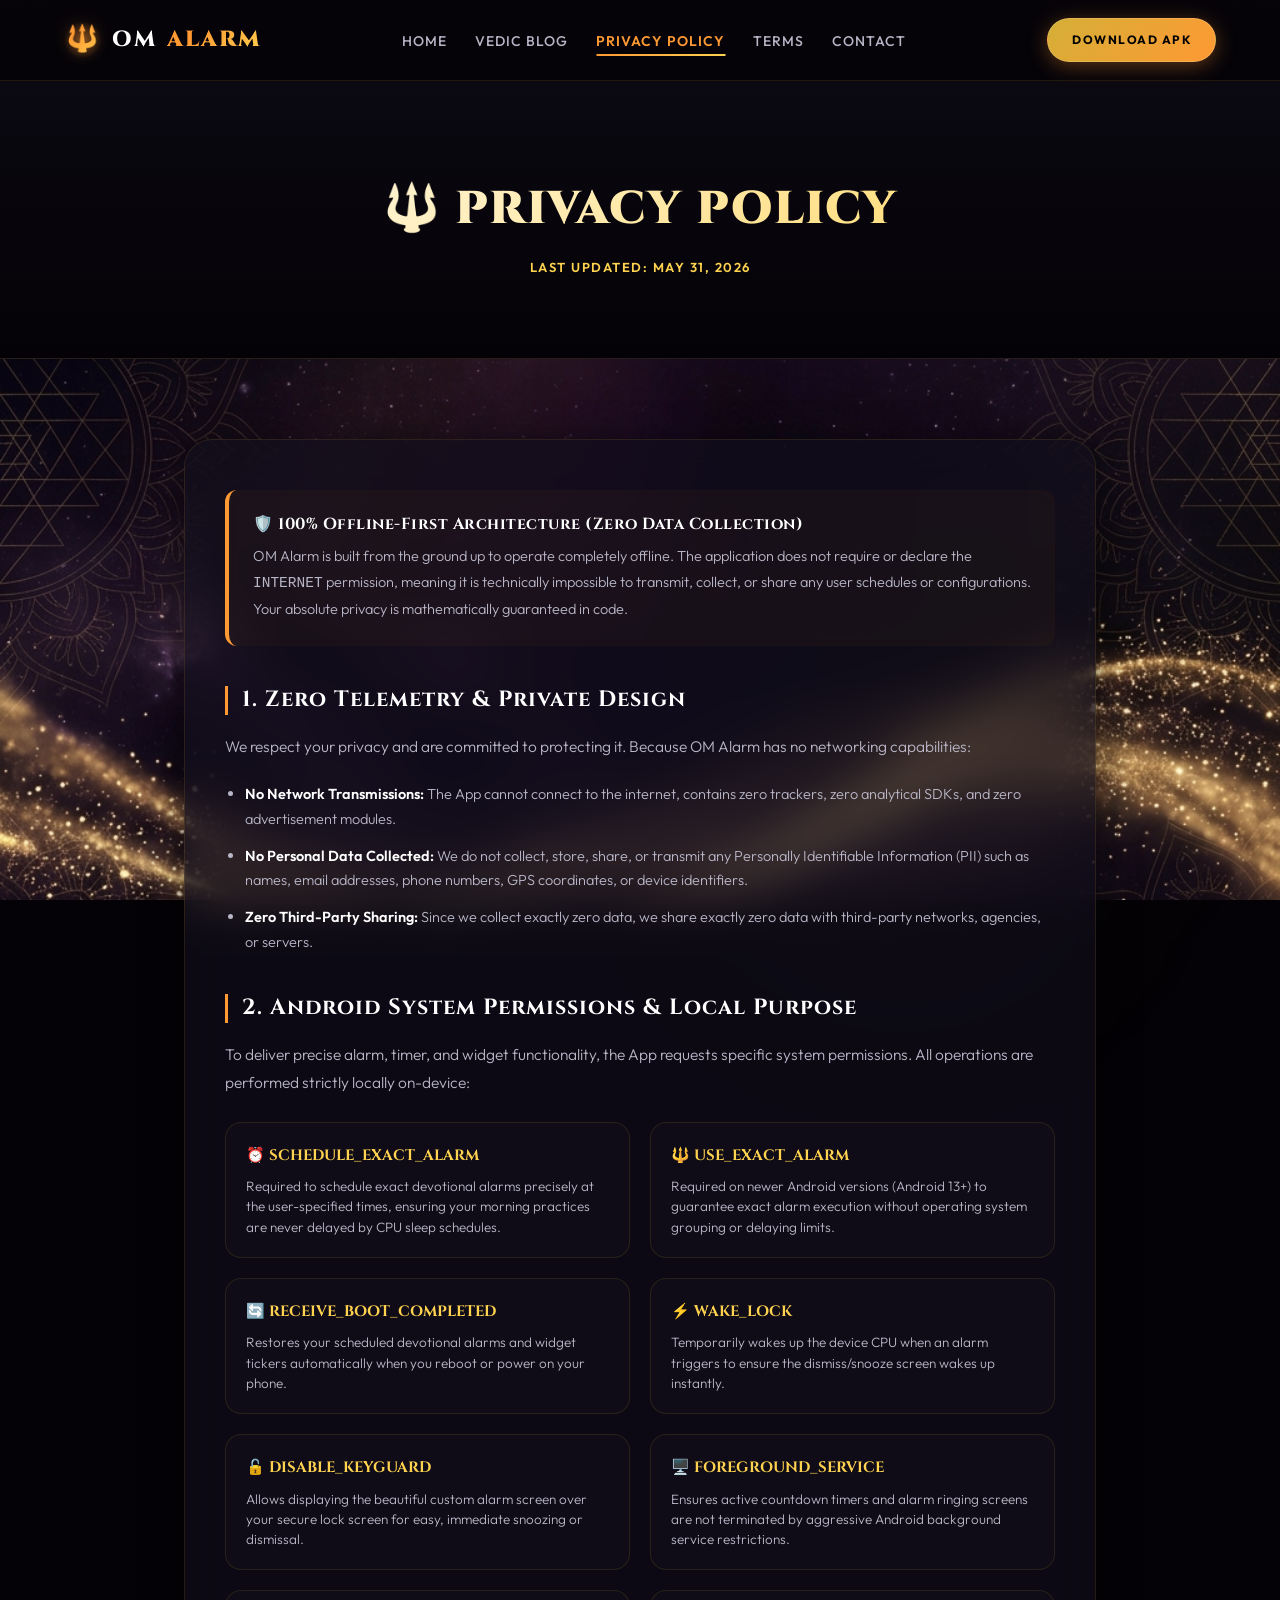
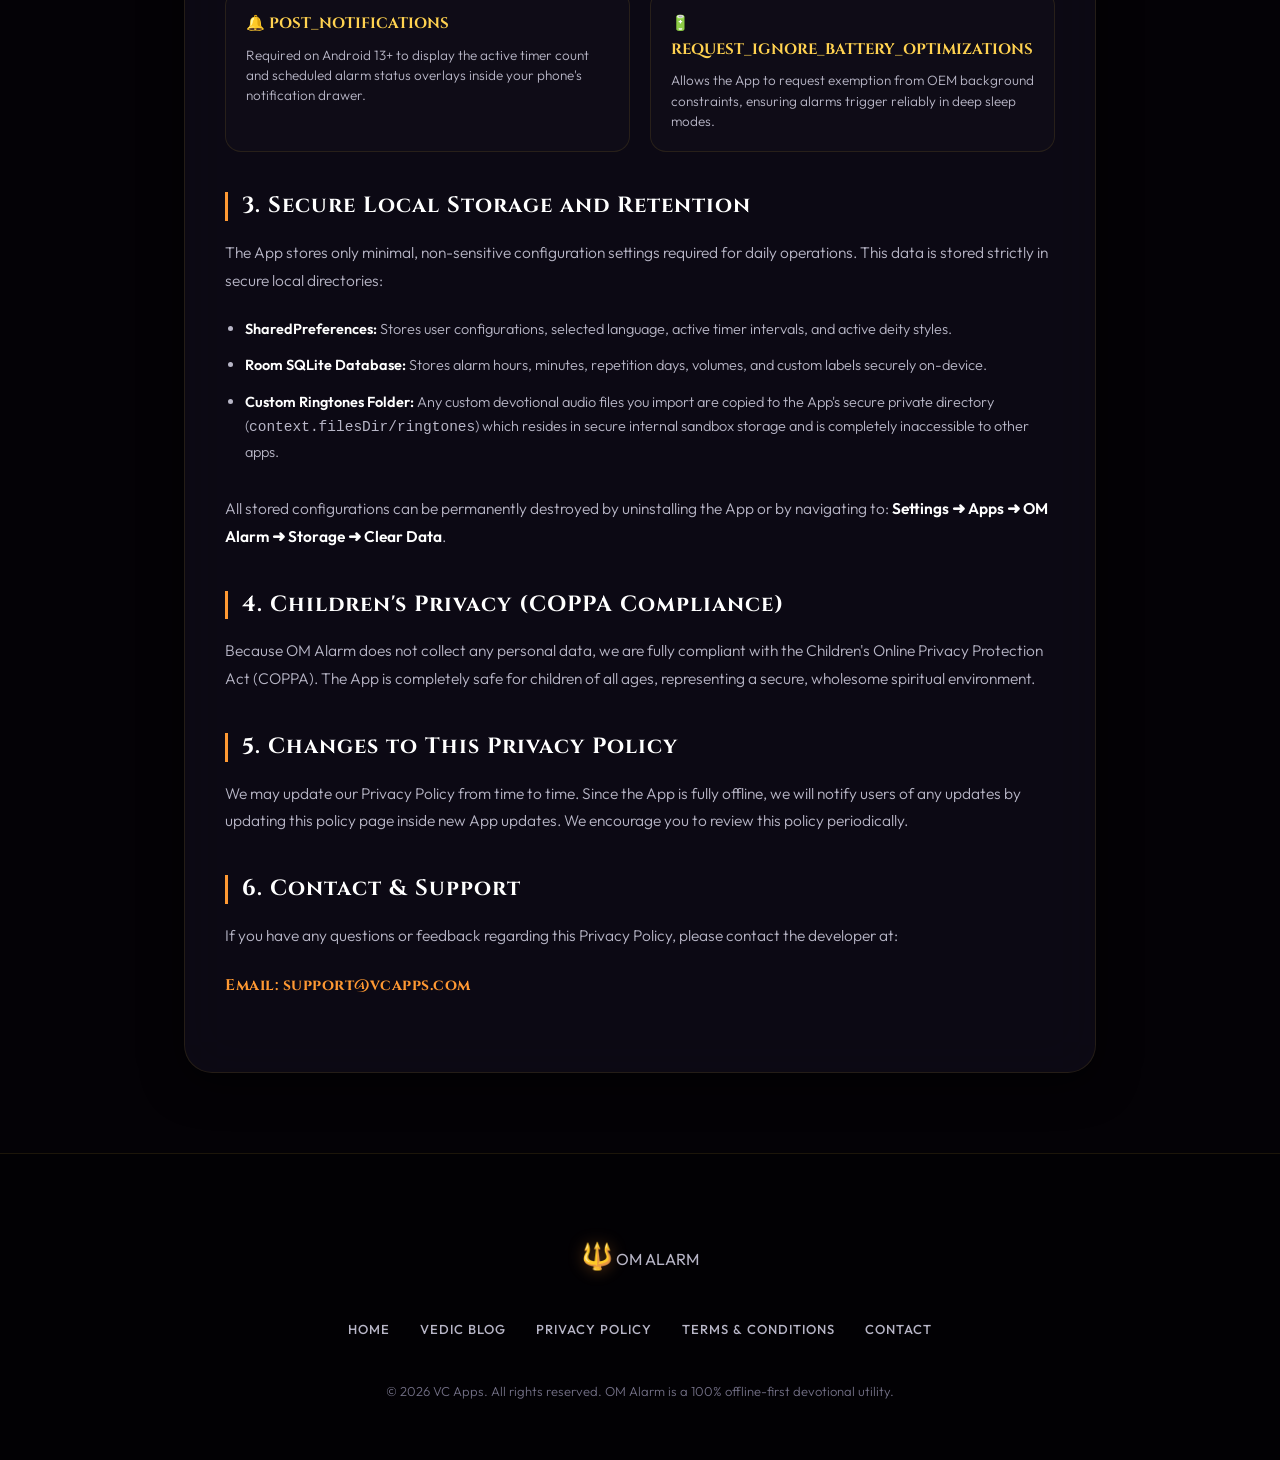
<file: privacy-policy.html>
<!DOCTYPE html>
<html lang="en">
<head>
    <meta charset="UTF-8">
    <meta name="viewport" content="width=device-width, initial-scale=1.0">
    <title>🔱 Privacy Policy — OM Alarm</title>
    <meta name="description" content="Read the official Privacy Policy for OM Alarm. Learn how we guarantee 100% offline privacy, zero user data collection, and local-only permission usage.">
    <link rel="stylesheet" href="style.css">
    <link rel="icon" href="favicon.ico">
    <link rel="icon" type="image/png" sizes="32x32" href="favicon-32x32.png">
    <link rel="icon" type="image/png" sizes="16x16" href="favicon-16x16.png">
    <link rel="apple-touch-icon" href="apple-touch-icon.png">
</head>
<body>

    <!-- Dynamic Saffron Aura Background Layer -->
    <div class="volumetric-aura" style="top: 10%; left: 10%;"></div>
    <div class="volumetric-aura-gold" style="top: 60%; right: 10%;"></div>
    
    <!-- Dynamic Floating Saffron Particles -->
    <div class="particles-container"></div>

    <!-- Header Navigation -->
    <header>
        <div class="nav-container">
            <a href="index.html" class="logo">
                <div class="logo-icon-wrapper">
                    <span class="logo-icon">🔱</span>
                    <div class="logo-icon-glow"></div>
                </div>
                OM <span>ALARM</span>
            </a>
            
            <button class="hamburger">☰</button>
            
            <nav>
                <ul>
                    <li><a href="index.html">Home</a></li>
                    <li><a href="blog.html">Vedic Blog</a></li>
                    <li><a href="privacy-policy.html" class="active">Privacy Policy</a></li>
                    <li><a href="terms-and-conditions.html">Terms</a></li>
                    <li><a href="contact.html">Contact</a></li>
                </ul>
            </nav>
            <a href="index.html#download" class="cta-btn">Download APK</a>
        </div>
    </header>

    <!-- Inner Header -->
    <div class="inner-header">
        <h1>🔱 Privacy Policy</h1>
        <p style="color: var(--accent); font-weight: 600; letter-spacing: 1.5px; text-transform: uppercase; font-size: 13px; margin-top: 10px;">Last Updated: May 31, 2026</p>
    </div>

    <!-- Inner Content -->
    <div class="inner-content">
        <div class="legal-box">
            
            <div class="legal-highlight-box">
                <h3>🛡️ 100% Offline-First Architecture (Zero Data Collection)</h3>
                <p style="margin-bottom: 0; font-size: 14.5px;">OM Alarm is built from the ground up to operate completely offline. The application does not require or declare the <code>INTERNET</code> permission, meaning it is technically impossible to transmit, collect, or share any user schedules or configurations. Your absolute privacy is mathematically guaranteed in code.</p>
            </div>

            <h2>1. Zero Telemetry & Private Design</h2>
            <p>We respect your privacy and are committed to protecting it. Because OM Alarm has no networking capabilities:</p>
            <ul>
                <li><strong>No Network Transmissions:</strong> The App cannot connect to the internet, contains zero trackers, zero analytical SDKs, and zero advertisement modules.</li>
                <li><strong>No Personal Data Collected:</strong> We do not collect, store, share, or transmit any Personally Identifiable Information (PII) such as names, email addresses, phone numbers, GPS coordinates, or device identifiers.</li>
                <li><strong>Zero Third-Party Sharing:</strong> Since we collect exactly zero data, we share exactly zero data with third-party networks, agencies, or servers.</li>
            </ul>

            <h2>2. Android System Permissions & Local Purpose</h2>
            <p>To deliver precise alarm, timer, and widget functionality, the App requests specific system permissions. All operations are performed strictly locally on-device:</p>
            
            <div class="permissions-grid">
                <!-- Permission 1 -->
                <div class="permission-card">
                    <div class="permission-card-title">⏰ SCHEDULE_EXACT_ALARM</div>
                    <div class="permission-card-desc">Required to schedule exact devotional alarms precisely at the user-specified times, ensuring your morning practices are never delayed by CPU sleep schedules.</div>
                </div>
                <!-- Permission 2 -->
                <div class="permission-card">
                    <div class="permission-card-title">🔱 USE_EXACT_ALARM</div>
                    <div class="permission-card-desc">Required on newer Android versions (Android 13+) to guarantee exact alarm execution without operating system grouping or delaying limits.</div>
                </div>
                <!-- Permission 3 -->
                <div class="permission-card">
                    <div class="permission-card-title">🔄 RECEIVE_BOOT_COMPLETED</div>
                    <div class="permission-card-desc">Restores your scheduled devotional alarms and widget tickers automatically when you reboot or power on your phone.</div>
                </div>
                <!-- Permission 4 -->
                <div class="permission-card">
                    <div class="permission-card-title">⚡ WAKE_LOCK</div>
                    <div class="permission-card-desc">Temporarily wakes up the device CPU when an alarm triggers to ensure the dismiss/snooze screen wakes up instantly.</div>
                </div>
                <!-- Permission 5 -->
                <div class="permission-card">
                    <div class="permission-card-title">🔓 DISABLE_KEYGUARD</div>
                    <div class="permission-card-desc">Allows displaying the beautiful custom alarm screen over your secure lock screen for easy, immediate snoozing or dismissal.</div>
                </div>
                <!-- Permission 6 -->
                <div class="permission-card">
                    <div class="permission-card-title">🖥️ FOREGROUND_SERVICE</div>
                    <div class="permission-card-desc">Ensures active countdown timers and alarm ringing screens are not terminated by aggressive Android background service restrictions.</div>
                </div>
                <!-- Permission 7 -->
                <div class="permission-card">
                    <div class="permission-card-title">🔔 POST_NOTIFICATIONS</div>
                    <div class="permission-card-desc">Required on Android 13+ to display the active timer count and scheduled alarm status overlays inside your phone's notification drawer.</div>
                </div>
                <!-- Permission 8 -->
                <div class="permission-card">
                    <div class="permission-card-title">🔋 REQUEST_IGNORE_BATTERY_OPTIMIZATIONS</div>
                    <div class="permission-card-desc">Allows the App to request exemption from OEM background constraints, ensuring alarms trigger reliably in deep sleep modes.</div>
                </div>
            </div>

            <h2>3. Secure Local Storage and Retention</h2>
            <p>The App stores only minimal, non-sensitive configuration settings required for daily operations. This data is stored strictly in secure local directories:</p>
            <ul>
                <li><strong>SharedPreferences:</strong> Stores user configurations, selected language, active timer intervals, and active deity styles.</li>
                <li><strong>Room SQLite Database:</strong> Stores alarm hours, minutes, repetition days, volumes, and custom labels securely on-device.</li>
                <li><strong>Custom Ringtones Folder:</strong> Any custom devotional audio files you import are copied to the App's secure private directory (<code>context.filesDir/ringtones</code>) which resides in secure internal sandbox storage and is completely inaccessible to other apps.</li>
            </ul>
            <p>All stored configurations can be permanently destroyed by uninstalling the App or by navigating to: <strong>Settings ➜ Apps ➜ OM Alarm ➜ Storage ➜ Clear Data</strong>.</p>

            <h2>4. Children's Privacy (COPPA Compliance)</h2>
            <p>Because OM Alarm does not collect any personal data, we are fully compliant with the Children's Online Privacy Protection Act (COPPA). The App is completely safe for children of all ages, representing a secure, wholesome spiritual environment.</p>

            <h2>5. Changes to This Privacy Policy</h2>
            <p>We may update our Privacy Policy from time to time. Since the App is fully offline, we will notify users of any updates by updating this policy page inside new App updates. We encourage you to review this policy periodically.</p>

            <h2>6. Contact & Support</h2>
            <p>If you have any questions or feedback regarding this Privacy Policy, please contact the developer at:</p>
            <p style="color: var(--primary); font-weight: bold; margin-top: 10px; font-family: var(--font-heading); letter-spacing: 0.5px;">Email: support@vcapps.com</p>

        </div>
    </div>

    <!-- Footer -->
    <footer>
        <div class="footer-content">
            <p class="logo" style="justify-content: center;">
                <div class="logo-icon-wrapper" style="margin: 0 auto 0 0; display: inline-flex; width: auto; height: auto;">
                    <span class="logo-icon">🔱</span>
                </div>
                OM <span>ALARM</span>
            </p>
            <div class="footer-links">
                <a href="index.html">Home</a>
                <a href="blog.html">Vedic Blog</a>
                <a href="privacy-policy.html">Privacy Policy</a>
                <a href="terms-and-conditions.html">Terms & Conditions</a>
                <a href="contact.html">Contact</a>
            </div>
            <p class="copyright">&copy; 2026 VC Apps. All rights reserved. OM Alarm is a 100% offline-first devotional utility.</p>
        </div>
    </footer>

    <!-- Interactive Navigation Drawer & Golden Particle Script -->
    <script>
        document.addEventListener("DOMContentLoaded", () => {
            // Scroll tracking header transitions
            const header = document.querySelector("header");
            window.addEventListener("scroll", () => {
                if (window.scrollY > 40) {
                    header.classList.add("scrolled");
                } else {
                    header.classList.remove("scrolled");
                }
            });

            // Mobile Hamburger menu control
            const hamburger = document.querySelector(".hamburger");
            const nav = document.querySelector("nav");
            if (hamburger && nav) {
                hamburger.addEventListener("click", () => {
                    nav.classList.toggle("active");
                    hamburger.textContent = nav.classList.contains("active") ? "✕" : "☰";
                });
            }

            // High-fidelity Javascript Golden Particle Generator
            const container = document.querySelector(".particles-container");
            if (container) {
                for (let i = 0; i < 20; i++) {
                    const particle = document.createElement("div");
                    particle.classList.add("particle");
                    
                    const size = Math.random() * 5 + 1.5;
                    const left = Math.random() * 100;
                    const delay = Math.random() * 12;
                    const duration = Math.random() * 14 + 10;
                    
                    particle.style.width = `${size}px`;
                    particle.style.height = `${size}px`;
                    particle.style.left = `${left}%`;
                    particle.style.animationDelay = `${delay}s`;
                    particle.style.animationDuration = `${duration}s`;
                    
                    container.appendChild(particle);
                }
            }
        });
    </script>
</body>
</html>
</file>
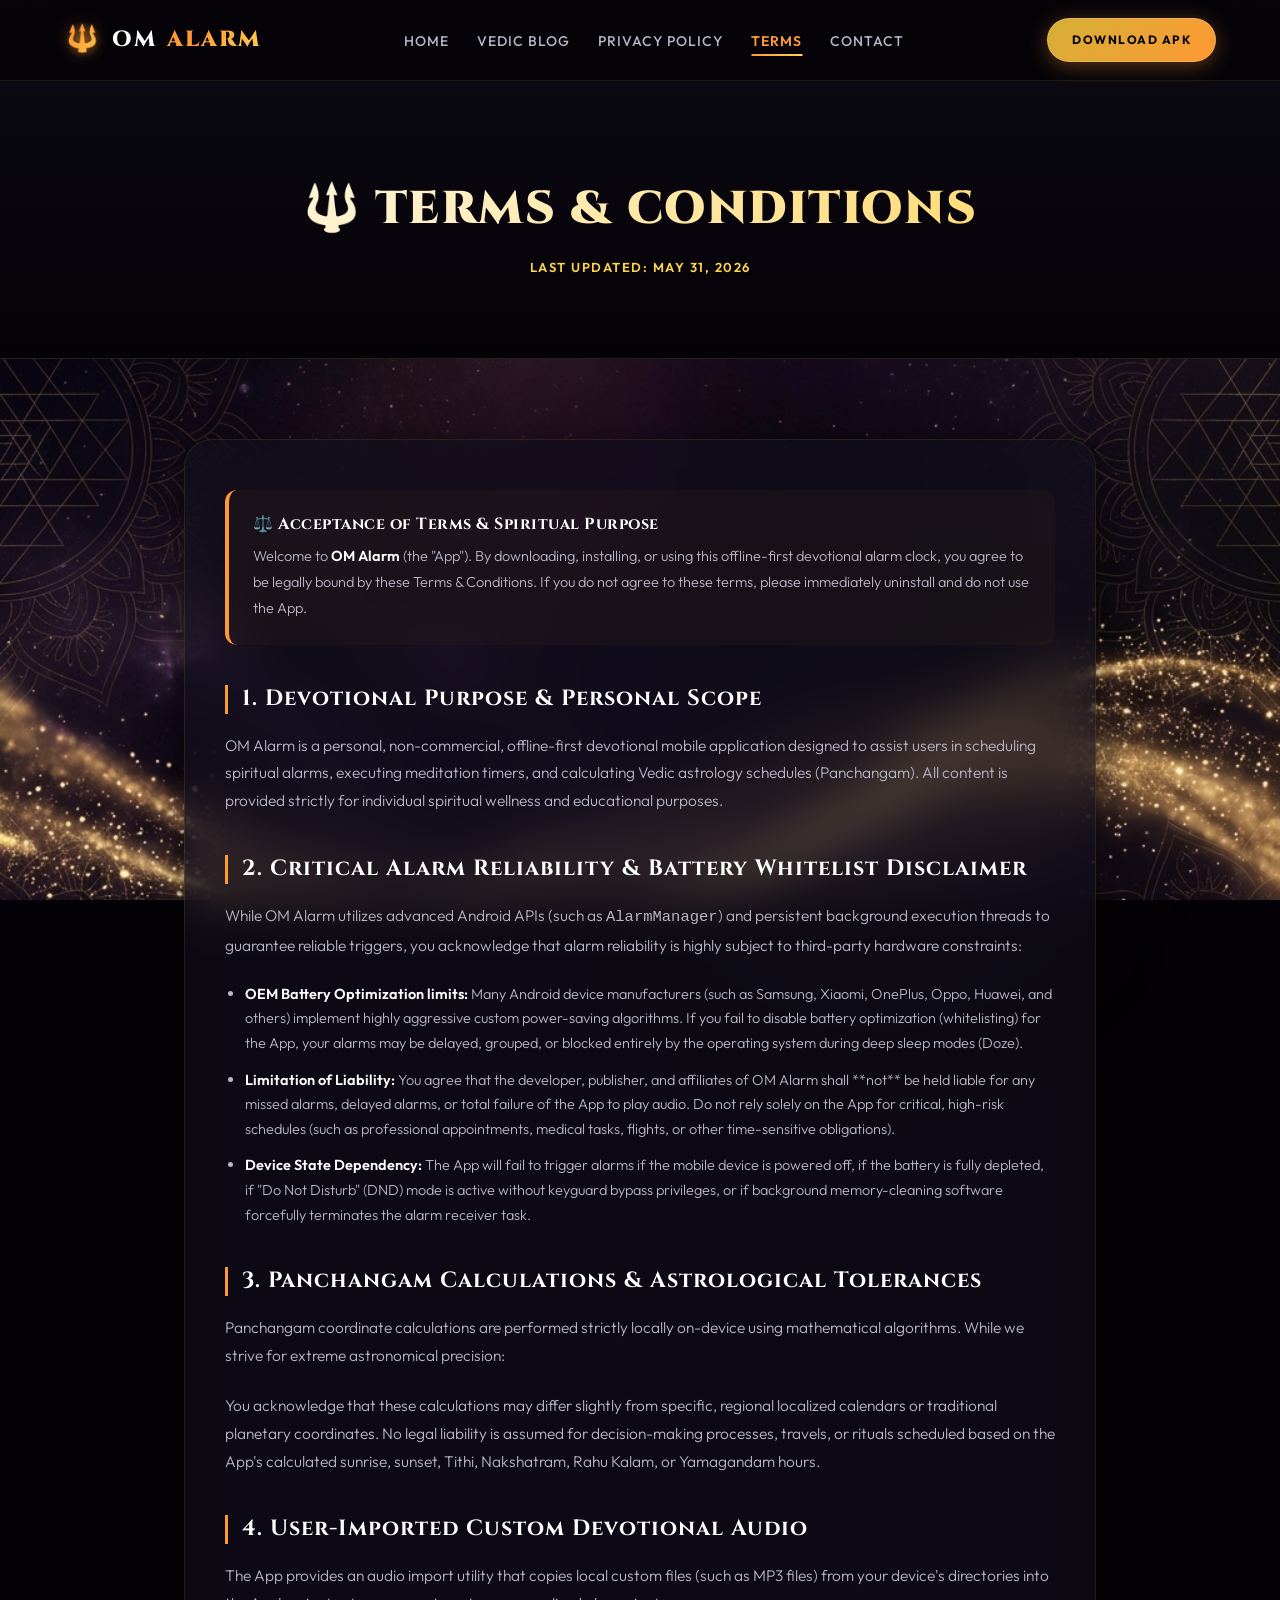
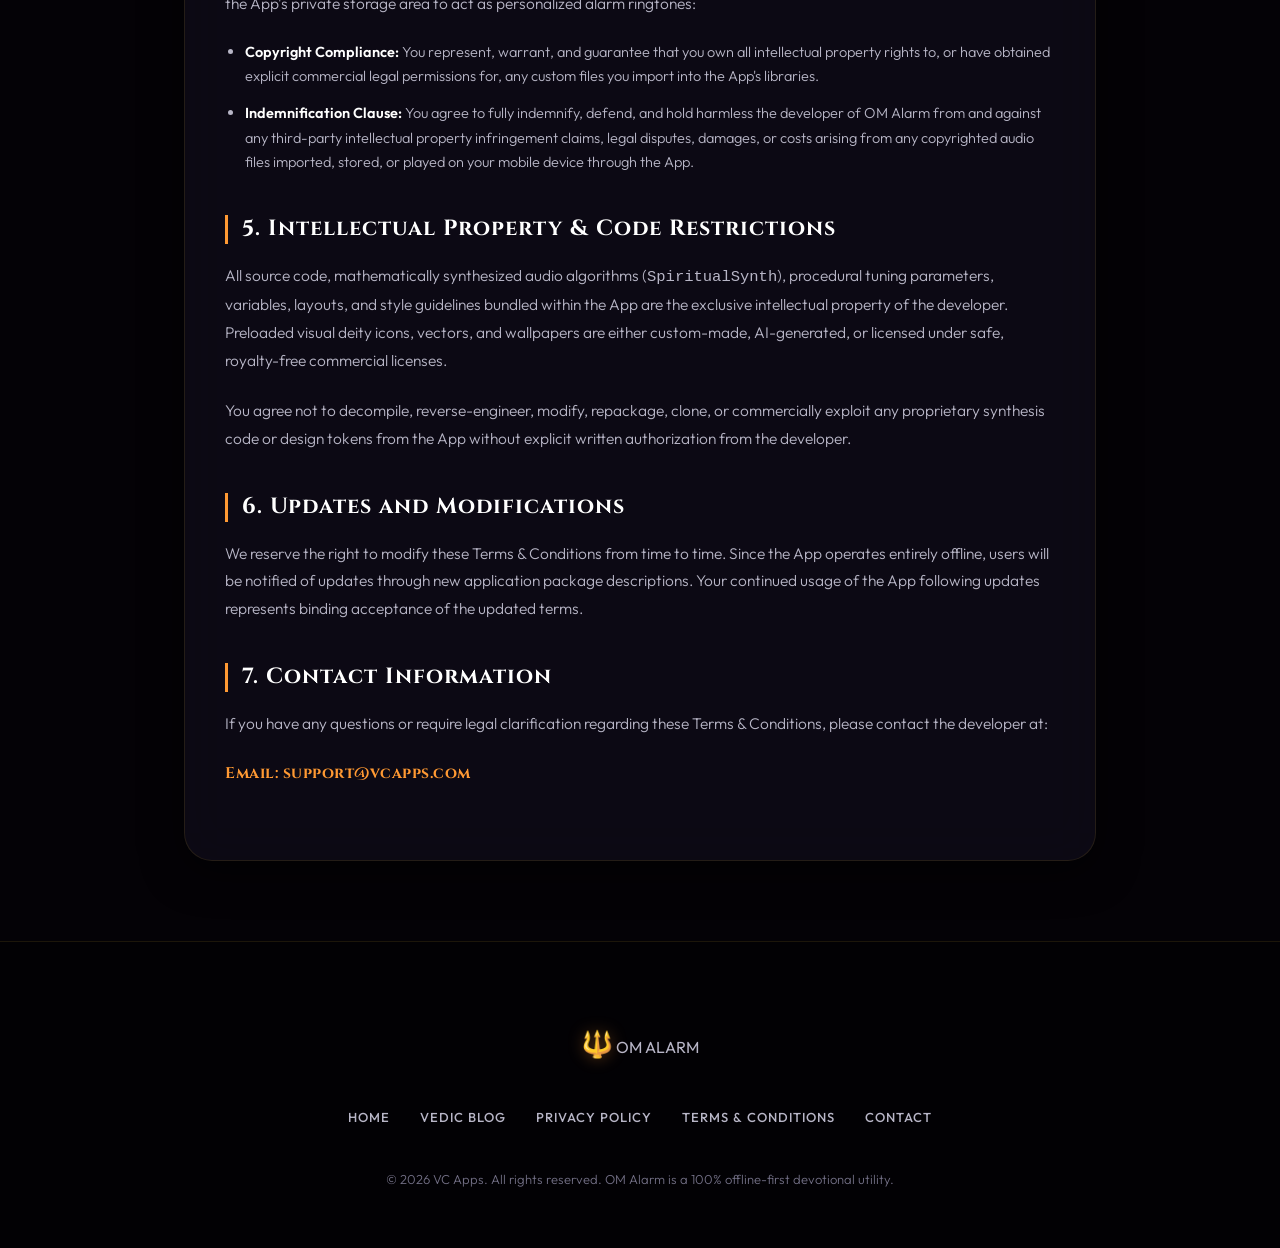
<file: terms-and-conditions.html>
<!DOCTYPE html>
<html lang="en">
<head>
    <meta charset="UTF-8">
    <meta name="viewport" content="width=device-width, initial-scale=1.0">
    <title>🔱 Terms & Conditions — OM Alarm</title>
    <meta name="description" content="Read the official Terms & Conditions for OM Alarm. Learn about alarm reliability guidelines, OEM battery optimizations, custom imports copyright, and liability limitations.">
    <link rel="stylesheet" href="style.css">
    <link rel="icon" href="favicon.ico">
    <link rel="icon" type="image/png" sizes="32x32" href="favicon-32x32.png">
    <link rel="icon" type="image/png" sizes="16x16" href="favicon-16x16.png">
    <link rel="apple-touch-icon" href="apple-touch-icon.png">
</head>
<body>

    <!-- Dynamic Saffron Aura Background Layer -->
    <div class="volumetric-aura" style="top: 10%; left: 15%;"></div>
    <div class="volumetric-aura-gold" style="top: 60%; right: 12%;"></div>
    
    <!-- Dynamic Floating Saffron Particles -->
    <div class="particles-container"></div>

    <!-- Header Navigation -->
    <header>
        <div class="nav-container">
            <a href="index.html" class="logo">
                <div class="logo-icon-wrapper">
                    <span class="logo-icon">🔱</span>
                    <div class="logo-icon-glow"></div>
                </div>
                OM <span>ALARM</span>
            </a>
            
            <button class="hamburger">☰</button>
            
            <nav>
                <ul>
                    <li><a href="index.html">Home</a></li>
                    <li><a href="blog.html">Vedic Blog</a></li>
                    <li><a href="privacy-policy.html">Privacy Policy</a></li>
                    <li><a href="terms-and-conditions.html" class="active">Terms</a></li>
                    <li><a href="contact.html">Contact</a></li>
                </ul>
            </nav>
            <a href="index.html#download" class="cta-btn">Download APK</a>
        </div>
    </header>

    <!-- Inner Header -->
    <div class="inner-header">
        <h1>🔱 Terms & Conditions</h1>
        <p style="color: var(--accent); font-weight: 600; letter-spacing: 1.5px; text-transform: uppercase; font-size: 13px; margin-top: 10px;">Last Updated: May 31, 2026</p>
    </div>

    <!-- Inner Content -->
    <div class="inner-content">
        <div class="legal-box">
            
            <div class="legal-highlight-box">
                <h3>⚖️ Acceptance of Terms & Spiritual Purpose</h3>
                <p style="margin-bottom: 0; font-size: 14.5px;">Welcome to <strong>OM Alarm</strong> (the "App"). By downloading, installing, or using this offline-first devotional alarm clock, you agree to be legally bound by these Terms & Conditions. If you do not agree to these terms, please immediately uninstall and do not use the App.</p>
            </div>

            <h2>1. Devotional Purpose & Personal Scope</h2>
            <p>OM Alarm is a personal, non-commercial, offline-first devotional mobile application designed to assist users in scheduling spiritual alarms, executing meditation timers, and calculating Vedic astrology schedules (Panchangam). All content is provided strictly for individual spiritual wellness and educational purposes.</p>

            <h2>2. Critical Alarm Reliability & Battery Whitelist Disclaimer</h2>
            <p>While OM Alarm utilizes advanced Android APIs (such as <code>AlarmManager</code>) and persistent background execution threads to guarantee reliable triggers, you acknowledge that alarm reliability is highly subject to third-party hardware constraints:</p>
            <ul>
                <li><strong>OEM Battery Optimization limits:</strong> Many Android device manufacturers (such as Samsung, Xiaomi, OnePlus, Oppo, Huawei, and others) implement highly aggressive custom power-saving algorithms. If you fail to disable battery optimization (whitelisting) for the App, your alarms may be delayed, grouped, or blocked entirely by the operating system during deep sleep modes (Doze).</li>
                <li><strong>Limitation of Liability:</strong> You agree that the developer, publisher, and affiliates of OM Alarm shall **not** be held liable for any missed alarms, delayed alarms, or total failure of the App to play audio. Do not rely solely on the App for critical, high-risk schedules (such as professional appointments, medical tasks, flights, or other time-sensitive obligations).</li>
                <li><strong>Device State Dependency:</strong> The App will fail to trigger alarms if the mobile device is powered off, if the battery is fully depleted, if "Do Not Disturb" (DND) mode is active without keyguard bypass privileges, or if background memory-cleaning software forcefully terminates the alarm receiver task.</li>
            </ul>

            <h2>3. Panchangam Calculations & Astrological Tolerances</h2>
            <p>Panchangam coordinate calculations are performed strictly locally on-device using mathematical algorithms. While we strive for extreme astronomical precision:</p>
            <p>You acknowledge that these calculations may differ slightly from specific, regional localized calendars or traditional planetary coordinates. No legal liability is assumed for decision-making processes, travels, or rituals scheduled based on the App's calculated sunrise, sunset, Tithi, Nakshatram, Rahu Kalam, or Yamagandam hours.</p>

            <h2>4. User-Imported Custom Devotional Audio</h2>
            <p>The App provides an audio import utility that copies local custom files (such as MP3 files) from your device's directories into the App's private storage area to act as personalized alarm ringtones:</p>
            <ul>
                <li><strong>Copyright Compliance:</strong> You represent, warrant, and guarantee that you own all intellectual property rights to, or have obtained explicit commercial legal permissions for, any custom files you import into the App's libraries.</li>
                <li><strong>Indemnification Clause:</strong> You agree to fully indemnify, defend, and hold harmless the developer of OM Alarm from and against any third-party intellectual property infringement claims, legal disputes, damages, or costs arising from any copyrighted audio files imported, stored, or played on your mobile device through the App.</li>
            </ul>

            <h2>5. Intellectual Property & Code Restrictions</h2>
            <p>All source code, mathematically synthesized audio algorithms (<code>SpiritualSynth</code>), procedural tuning parameters, variables, layouts, and style guidelines bundled within the App are the exclusive intellectual property of the developer. Preloaded visual deity icons, vectors, and wallpapers are either custom-made, AI-generated, or licensed under safe, royalty-free commercial licenses.</p>
            <p>You agree not to decompile, reverse-engineer, modify, repackage, clone, or commercially exploit any proprietary synthesis code or design tokens from the App without explicit written authorization from the developer.</p>

            <h2>6. Updates and Modifications</h2>
            <p>We reserve the right to modify these Terms & Conditions from time to time. Since the App operates entirely offline, users will be notified of updates through new application package descriptions. Your continued usage of the App following updates represents binding acceptance of the updated terms.</p>

            <h2>7. Contact Information</h2>
            <p>If you have any questions or require legal clarification regarding these Terms & Conditions, please contact the developer at:</p>
            <p style="color: var(--primary); font-weight: bold; margin-top: 10px; font-family: var(--font-heading); letter-spacing: 0.5px;">Email: support@vcapps.com</p>

        </div>
    </div>

    <!-- Footer -->
    <footer>
        <div class="footer-content">
            <p class="logo" style="justify-content: center;">
                <div class="logo-icon-wrapper" style="margin: 0 auto 0 0; display: inline-flex; width: auto; height: auto;">
                    <span class="logo-icon">🔱</span>
                </div>
                OM <span>ALARM</span>
            </p>
            <div class="footer-links">
                <a href="index.html">Home</a>
                <a href="blog.html">Vedic Blog</a>
                <a href="privacy-policy.html">Privacy Policy</a>
                <a href="terms-and-conditions.html">Terms & Conditions</a>
                <a href="contact.html">Contact</a>
            </div>
            <p class="copyright">&copy; 2026 VC Apps. All rights reserved. OM Alarm is a 100% offline-first devotional utility.</p>
        </div>
    </footer>

    <!-- Interactive Navigation Drawer & Golden Particle Script -->
    <script>
        document.addEventListener("DOMContentLoaded", () => {
            // Scroll tracking header transitions
            const header = document.querySelector("header");
            window.addEventListener("scroll", () => {
                if (window.scrollY > 40) {
                    header.classList.add("scrolled");
                } else {
                    header.classList.remove("scrolled");
                }
            });

            // Mobile Hamburger menu control
            const hamburger = document.querySelector(".hamburger");
            const nav = document.querySelector("nav");
            if (hamburger && nav) {
                hamburger.addEventListener("click", () => {
                    nav.classList.toggle("active");
                    hamburger.textContent = nav.classList.contains("active") ? "✕" : "☰";
                });
            }

            // High-fidelity Javascript Golden Particle Generator
            const container = document.querySelector(".particles-container");
            if (container) {
                for (let i = 0; i < 20; i++) {
                    const particle = document.createElement("div");
                    particle.classList.add("particle");
                    
                    const size = Math.random() * 5 + 1.5;
                    const left = Math.random() * 100;
                    const delay = Math.random() * 12;
                    const duration = Math.random() * 14 + 10;
                    
                    particle.style.width = `${size}px`;
                    particle.style.height = `${size}px`;
                    particle.style.left = `${left}%`;
                    particle.style.animationDelay = `${delay}s`;
                    particle.style.animationDuration = `${duration}s`;
                    
                    container.appendChild(particle);
                }
            }
        });
    </script>
</body>
</html>
</file>
<file: style.css>
/* 🔱 OM Alarm Premium Devotional Stylesheet */
@import url('https://fonts.googleapis.com/css2?family=Cinzel:wght@400;600;700;800;900&family=Outfit:wght@200;300;400;500;600;700;800&display=swap');

:root {
    --bg-primary: #040206; /* Ultimate AMOLED Pitch Black */
    --bg-secondary: #0d0b14; /* Deep Velvet Temple Shadow */
    --bg-tertiary: #14111d; /* Card Inner Base */
    --primary: #ff9933; /* Sacred Saffron */
    --primary-rgb: 255, 153, 51;
    --primary-glow: rgba(255, 153, 51, 0.4);
    
    --accent: #ffd250; /* Divine Warm Gold */
    --accent-gold: #d4af37; /* Metallic Royal Gold */
    --accent-glow: rgba(255, 210, 80, 0.25);
    
    --text-title: #ffffff;
    --text-body: #b8b6c7;
    --text-muted: #726f85;
    
    --card-glass: rgba(18, 14, 28, 0.65);
    --card-border: rgba(212, 175, 55, 0.12); /* Subtle Gold Border */
    --card-border-hover: rgba(255, 153, 51, 0.35); /* Glowing Saffron Hover */
    
    --font-heading: 'Cinzel', serif;
    --font-body: 'Outfit', sans-serif;
    
    --transition: all 0.5s cubic-bezier(0.16, 1, 0.3, 1);
    --transition-slow: all 0.8s cubic-bezier(0.16, 1, 0.3, 1);
}

/* Global Reset & Core Styling */
* {
    margin: 0;
    padding: 0;
    box-sizing: border-box;
}

html {
    scroll-behavior: smooth;
}

body {
    background-color: var(--bg-primary);
    background-image: 
        radial-gradient(circle at 50% 0%, rgba(255, 153, 51, 0.08) 0%, transparent 50%),
        radial-gradient(circle at 100% 60%, rgba(212, 175, 55, 0.04) 0%, transparent 40%),
        url('divine_temple_bg.png');
    background-size: cover;
    background-attachment: fixed;
    background-position: center;
    color: var(--text-body);
    font-family: var(--font-body);
    line-height: 1.7;
    overflow-x: hidden;
}

/* Scrollbar Customization */
::-webkit-scrollbar {
    width: 8px;
}
::-webkit-scrollbar-track {
    background: var(--bg-primary);
}
::-webkit-scrollbar-thumb {
    background: #181524;
    border: 1px solid var(--card-border);
    border-radius: 20px;
}
::-webkit-scrollbar-thumb:hover {
    background: var(--primary);
    box-shadow: 0 0 10px var(--primary-glow);
}

h1, h2, h3, h4, h5, h6 {
    font-family: var(--font-heading);
    color: var(--text-title);
    font-weight: 700;
    letter-spacing: 0.5px;
    line-height: 1.3;
}

p {
    font-weight: 300;
}

a {
    text-decoration: none;
    color: inherit;
    transition: var(--transition);
}

/* Decorative Volumetric Glow Layers */
.volumetric-aura {
    position: absolute;
    width: 600px;
    height: 600px;
    background: radial-gradient(circle, rgba(255, 153, 51, 0.08) 0%, transparent 70%);
    filter: blur(80px);
    pointer-events: none;
    z-index: -1;
    animation: drift 15s ease-in-out infinite alternate;
}

.volumetric-aura-gold {
    position: absolute;
    width: 500px;
    height: 500px;
    background: radial-gradient(circle, rgba(212, 175, 55, 0.06) 0%, transparent 75%);
    filter: blur(100px);
    pointer-events: none;
    z-index: -1;
    animation: drift-opposite 18s ease-in-out infinite alternate;
}

/* Floating Particles Container */
.particles-container {
    position: absolute;
    top: 0;
    left: 0;
    width: 100%;
    height: 100%;
    overflow: hidden;
    pointer-events: none;
    z-index: 0;
}

.particle {
    position: absolute;
    background: radial-gradient(circle, var(--accent) 0%, transparent 70%);
    border-radius: 50%;
    opacity: 0.3;
    animation: float-up 10s linear infinite;
}

/* Header & Glassmorphic Navigation */
header {
    position: fixed;
    top: 0;
    left: 0;
    width: 100%;
    z-index: 1000;
    background: rgba(4, 2, 6, 0.75);
    backdrop-filter: blur(20px);
    -webkit-backdrop-filter: blur(20px);
    border-bottom: 1px solid var(--card-border);
    transition: var(--transition);
}

header.scrolled {
    padding: 10px 0;
    background: rgba(4, 2, 6, 0.9);
    border-bottom-color: rgba(255, 153, 51, 0.2);
    box-shadow: 0 10px 30px rgba(0, 0, 0, 0.8);
}

.nav-container {
    max-width: 1200px;
    margin: 0 auto;
    padding: 18px 24px;
    display: flex;
    justify-content: space-between;
    align-items: center;
}

/* Premium Animated Logo */
.logo {
    display: flex;
    align-items: center;
    gap: 10px;
    font-family: var(--font-heading);
    font-size: 22px;
    font-weight: 800;
    color: var(--text-title);
    letter-spacing: 2px;
}

.logo span {
    color: var(--primary);
    background: linear-gradient(135deg, var(--primary) 30%, var(--accent) 100%);
    -webkit-background-clip: text;
    -webkit-text-fill-color: transparent;
    font-weight: 900;
}

.logo-icon-wrapper {
    position: relative;
    width: 38px;
    height: 38px;
    display: flex;
    align-items: center;
    justify-content: center;
}

.logo-icon {
    font-size: 26px;
    z-index: 2;
    filter: drop-shadow(0 0 8px var(--primary-glow));
    animation: breathing 4s ease-in-out infinite alternate;
}

.logo-icon-glow {
    position: absolute;
    width: 100%;
    height: 100%;
    background: radial-gradient(circle, var(--primary-glow) 0%, transparent 70%);
    border-radius: 50%;
    z-index: 1;
    animation: pulse-glow 2s ease-in-out infinite;
}

/* Nav Menu Items */
nav {
    position: relative;
}

nav ul {
    display: flex;
    list-style: none;
    gap: 28px;
    align-items: center;
}

nav ul a {
    font-size: 14px;
    font-weight: 500;
    letter-spacing: 1px;
    color: var(--text-body);
    text-transform: uppercase;
    position: relative;
    padding: 6px 0;
}

nav ul a::after {
    content: '';
    position: absolute;
    bottom: 0;
    left: 50%;
    width: 0;
    height: 1.5px;
    background: linear-gradient(90deg, var(--primary), var(--accent));
    transition: var(--transition);
    transform: translateX(-50%);
}

nav ul a:hover {
    color: var(--text-title);
    text-shadow: 0 0 10px rgba(255, 153, 51, 0.4);
}

nav ul a:hover::after, nav ul a.active::after {
    width: 100%;
}

nav ul a.active {
    color: var(--primary);
    font-weight: 600;
}

/* Call-to-action Button */
.cta-btn {
    background: linear-gradient(135deg, var(--accent-gold), var(--primary));
    color: #000000;
    padding: 11px 24px;
    border-radius: 30px;
    font-weight: 700;
    font-size: 12px;
    font-family: var(--font-body);
    letter-spacing: 1.5px;
    text-transform: uppercase;
    box-shadow: 0 4px 20px rgba(255, 153, 51, 0.35);
    border: 1px solid rgba(255, 255, 255, 0.15);
    cursor: pointer;
    overflow: hidden;
    position: relative;
    display: inline-block;
    text-align: center;
}

.cta-btn::before {
    content: '';
    position: absolute;
    top: 0;
    left: -100%;
    width: 50%;
    height: 100%;
    background: linear-gradient(90deg, transparent, rgba(255, 255, 255, 0.4), transparent);
    transform: skewX(-25deg);
    transition: 0.75s;
}

.cta-btn:hover {
    transform: translateY(-3px);
    box-shadow: 0 8px 25px rgba(255, 153, 51, 0.6);
    color: #000;
}

.cta-btn:hover::before {
    left: 150%;
}

/* Mobile Hamburger Menu */
.hamburger {
    display: none;
    cursor: pointer;
    background: none;
    border: none;
    color: var(--text-title);
    font-size: 24px;
    z-index: 1001;
}

/* Hero Section */
.hero {
    position: relative;
    min-height: 100vh;
    padding: 160px 24px 80px;
    max-width: 1200px;
    margin: 0 auto;
    display: grid;
    grid-template-columns: 1.1fr 0.9fr;
    gap: 40px;
    align-items: center;
    z-index: 10;
}

.hero-content {
    position: relative;
    z-index: 10;
}

.hero-badge {
    background: rgba(255, 153, 51, 0.08);
    border: 1px solid rgba(255, 153, 51, 0.25);
    padding: 8px 16px;
    border-radius: 30px;
    color: var(--accent);
    font-size: 13px;
    font-weight: 500;
    letter-spacing: 2px;
    text-transform: uppercase;
    display: inline-flex;
    align-items: center;
    gap: 8px;
    margin-bottom: 24px;
    box-shadow: 0 4px 15px rgba(0, 0, 0, 0.4);
}

.hero-content h1 {
    font-size: 56px;
    line-height: 1.15;
    margin-bottom: 24px;
    font-weight: 900;
    text-shadow: 0 5px 25px rgba(0, 0, 0, 0.8);
}

.hero-content h1 span.highlight {
    background: linear-gradient(135deg, var(--primary), var(--accent), var(--accent-gold));
    -webkit-background-clip: text;
    -webkit-text-fill-color: transparent;
}

.hero-content p {
    font-size: 17px;
    color: var(--text-body);
    margin-bottom: 40px;
    max-width: 580px;
    font-weight: 300;
}

.hero-buttons {
    display: flex;
    gap: 20px;
    align-items: center;
    flex-wrap: wrap;
}

.btn-secondary {
    border: 1px solid var(--card-border);
    background: rgba(255, 255, 255, 0.02);
    backdrop-filter: blur(10px);
    -webkit-backdrop-filter: blur(10px);
    color: var(--text-title);
    padding: 13px 32px;
    border-radius: 30px;
    font-weight: 600;
    font-size: 13px;
    letter-spacing: 1.5px;
    text-transform: uppercase;
    display: inline-block;
    transition: var(--transition);
}

.btn-secondary:hover {
    background: rgba(255, 153, 51, 0.05);
    border-color: var(--primary);
    box-shadow: 0 0 15px rgba(255, 153, 51, 0.2);
    transform: translateY(-2px);
}

/* Premium Hero Image with Glowing OM */
.hero-image-wrapper {
    position: relative;
    display: flex;
    justify-content: center;
    align-items: center;
    z-index: 5;
}

.om-background-glow {
    position: absolute;
    width: 120%;
    height: 120%;
    background: url('gold_om_logo.png') no-repeat center;
    background-size: contain;
    opacity: 0.18;
    filter: blur(4px);
    z-index: -1;
    animation: rotate-slow 60s linear infinite;
}

/* Custom Interactive Phone Mockup */
.phone-mockup {
    width: 290px;
    height: 600px;
    background: #0d0c15;
    border-radius: 46px;
    border: 10px solid #232033;
    box-shadow: 
        0 25px 60px -15px rgba(0, 0, 0, 0.9), 
        0 0 40px rgba(255, 153, 51, 0.15),
        inset 0 0 10px rgba(255, 255, 255, 0.05);
    padding: 10px;
    overflow: hidden;
    position: relative;
    display: flex;
    flex-direction: column;
    justify-content: center;
    align-items: center;
    animation: floating-phone 6s ease-in-out infinite;
}

.phone-screen {
    width: 100%;
    height: 100%;
    border-radius: 36px;
    overflow: hidden;
    background: radial-gradient(circle at center, #130f24 0%, #050409 100%);
    display: flex;
    flex-direction: column;
    justify-content: space-between;
    align-items: center;
    padding: 30px 20px;
    text-align: center;
    border: 1px solid rgba(255, 255, 255, 0.02);
    position: relative;
}

.phone-screen::before {
    content: '';
    position: absolute;
    top: 0;
    left: 0;
    width: 100%;
    height: 100%;
    background: radial-gradient(circle at top right, rgba(255, 210, 80, 0.1) 0%, transparent 60%);
    pointer-events: none;
}

.phone-header {
    display: flex;
    justify-content: space-between;
    width: 100%;
    padding: 0 10px;
    font-size: 11px;
    color: var(--text-muted);
}

.phone-deity-watermark {
    width: 130px;
    height: 130px;
    background: url('gold_om_logo.png') no-repeat center;
    background-size: contain;
    filter: drop-shadow(0 0 15px rgba(255, 153, 51, 0.4));
    animation: pulsing-watermark 3s ease-in-out infinite alternate;
}

.phone-alarm-details {
    width: 100%;
    z-index: 2;
}

.phone-time {
    font-family: var(--font-heading);
    font-size: 40px;
    font-weight: 900;
    color: var(--accent);
    text-shadow: 0 0 10px rgba(255, 210, 80, 0.3);
    margin-bottom: 2px;
}

.phone-label {
    font-size: 13px;
    color: var(--text-body);
    font-weight: 500;
    letter-spacing: 1px;
}

.phone-controls {
    width: 100%;
    display: flex;
    flex-direction: column;
    gap: 12px;
    z-index: 2;
}

.phone-btn-dismiss {
    background: linear-gradient(135deg, var(--primary), var(--accent));
    border: none;
    padding: 12px 20px;
    border-radius: 20px;
    color: #000;
    font-weight: 700;
    font-size: 12px;
    letter-spacing: 1.5px;
    box-shadow: 0 4px 15px rgba(255, 153, 51, 0.3);
    cursor: pointer;
    text-transform: uppercase;
}

.phone-btn-snooze {
    background: rgba(255, 255, 255, 0.03);
    border: 1px solid var(--card-border);
    padding: 10px 20px;
    border-radius: 20px;
    color: var(--text-title);
    font-weight: 600;
    font-size: 11px;
    letter-spacing: 1px;
    cursor: pointer;
    text-transform: uppercase;
    transition: var(--transition);
}

.phone-btn-snooze:hover {
    background: rgba(255, 255, 255, 0.08);
    border-color: var(--accent);
}

/* Glassmorphism Section Title */
.section-title-wrapper {
    text-align: center;
    max-width: 700px;
    margin: 0 auto 60px;
    padding: 0 24px;
    position: relative;
}

.section-title-wrapper::before {
    content: '🔱';
    font-size: 24px;
    display: block;
    margin-bottom: 12px;
    color: var(--primary);
    filter: drop-shadow(0 0 6px var(--primary-glow));
    animation: breathing 3s ease-in-out infinite alternate;
}

.section-title {
    font-size: 38px;
    font-weight: 900;
    letter-spacing: 1.5px;
    text-transform: uppercase;
    margin-bottom: 16px;
    background: linear-gradient(135deg, var(--text-title) 50%, var(--text-muted) 100%);
    -webkit-background-clip: text;
    -webkit-text-fill-color: transparent;
}

.section-subtitle {
    font-size: 15px;
    color: var(--text-body);
    font-weight: 300;
}

/* Features Grid & Premium Cards */
.features-grid {
    display: grid;
    grid-template-columns: repeat(auto-fit, minmax(280px, 1fr));
    gap: 24px;
    max-width: 1200px;
    margin: 0 auto;
    padding: 0 24px 100px;
}

.glass-card {
    background: var(--card-glass);
    border: 1px solid var(--card-border);
    border-radius: 24px;
    padding: 36px 28px;
    position: relative;
    overflow: hidden;
    transition: var(--transition-slow);
    box-shadow: 
        0 8px 32px 0 rgba(0, 0, 0, 0.5),
        inset 0 0 10px rgba(255, 255, 255, 0.01);
    backdrop-filter: blur(20px);
    -webkit-backdrop-filter: blur(20px);
}

.glass-card::before {
    content: '';
    position: absolute;
    top: 0;
    left: 0;
    width: 100%;
    height: 100%;
    background: linear-gradient(135deg, rgba(255, 153, 51, 0.08) 0%, transparent 100%);
    opacity: 0;
    transition: var(--transition);
}

.glass-card:hover {
    transform: translateY(-8px) scale(1.02);
    border-color: var(--card-border-hover);
    box-shadow: 
        0 15px 35px rgba(0, 0, 0, 0.7),
        0 0 25px rgba(255, 153, 51, 0.15);
}

.glass-card:hover::before {
    opacity: 1;
}

.feature-icon-wrapper {
    width: 60px;
    height: 60px;
    border-radius: 18px;
    background: rgba(255, 153, 51, 0.05);
    border: 1px solid rgba(255, 153, 51, 0.15);
    display: flex;
    align-items: center;
    justify-content: center;
    font-size: 28px;
    margin-bottom: 24px;
    color: var(--primary);
    filter: drop-shadow(0 0 8px rgba(255, 153, 51, 0.2));
    transition: var(--transition);
}

.glass-card:hover .feature-icon-wrapper {
    background: rgba(255, 153, 51, 0.15);
    border-color: var(--primary);
    transform: scale(1.1) rotate(5deg);
}

.glass-card h3 {
    font-size: 19px;
    margin-bottom: 12px;
    letter-spacing: 0.5px;
    font-weight: 700;
}

.glass-card p {
    font-size: 14px;
    color: var(--text-body);
    line-height: 1.65;
    font-weight: 300;
}

/* Deity Section with Carousel Horizontal Grid */
.deity-section {
    background: linear-gradient(180deg, transparent 0%, var(--bg-secondary) 50%, transparent 100%);
    border-top: 1px solid var(--card-border);
    border-bottom: 1px solid var(--card-border);
    padding: 100px 24px;
}

.deity-grid {
    display: grid;
    grid-template-columns: repeat(auto-fit, minmax(140px, 1fr));
    gap: 20px;
    max-width: 1200px;
    margin: 0 auto;
}

.deity-card {
    background: rgba(255, 255, 255, 0.01);
    border: 1px solid var(--card-border);
    border-radius: 20px;
    padding: 24px 15px;
    text-align: center;
    transition: var(--transition);
    position: relative;
    overflow: hidden;
}

.deity-card::before {
    content: '';
    position: absolute;
    width: 80px;
    height: 80px;
    background: radial-gradient(circle, var(--accent-glow) 0%, transparent 70%);
    top: 50%;
    left: 50%;
    transform: translate(-50%, -50%);
    opacity: 0;
    transition: var(--transition);
}

.deity-card:hover {
    border-color: var(--primary);
    background: rgba(255, 153, 51, 0.04);
    transform: translateY(-5px);
    box-shadow: 0 8px 25px rgba(0, 0, 0, 0.5), 0 0 15px rgba(255, 153, 51, 0.1);
}

.deity-card:hover::before {
    opacity: 1;
}

.deity-avatar {
    font-size: 44px;
    margin-bottom: 14px;
    position: relative;
    z-index: 2;
    filter: drop-shadow(0 0 10px rgba(255, 210, 80, 0.1));
    animation: floating-small 3s ease-in-out infinite alternate;
}

.deity-card h3 {
    font-size: 14px;
    font-weight: 700;
    letter-spacing: 1px;
    text-transform: uppercase;
    color: var(--text-title);
    position: relative;
    z-index: 2;
}

/* Premium Widget Promo & Home Mockup Section */
.widget-promo {
    max-width: 1200px;
    margin: 100px auto;
    padding: 0 24px;
    display: grid;
    grid-template-columns: 1fr 1fr;
    gap: 80px;
    align-items: center;
    position: relative;
}

.widget-promo h2 {
    font-size: 36px;
    line-height: 1.25;
    margin-bottom: 24px;
    font-weight: 800;
}

.widget-promo h2 span {
    background: linear-gradient(135deg, var(--primary), var(--accent));
    -webkit-background-clip: text;
    -webkit-text-fill-color: transparent;
}

.widget-promo p {
    font-size: 16px;
    margin-bottom: 30px;
    font-weight: 300;
}

.bullet-list {
    list-style: none;
    margin-bottom: 30px;
}

.bullet-list li {
    margin-bottom: 16px;
    font-size: 15px;
    display: flex;
    align-items: flex-start;
    gap: 12px;
    color: var(--text-body);
}

.bullet-list li::before {
    content: '🔱';
    color: var(--primary);
    font-size: 16px;
    margin-top: 2px;
    filter: drop-shadow(0 0 5px var(--primary-glow));
}

/* Widget Mockup Container */
.widget-mockup-wrapper {
    display: flex;
    justify-content: center;
    position: relative;
}

.widget-phone {
    width: 280px;
    height: 570px;
    background: #08070d;
    border-radius: 40px;
    border: 8px solid #1c1a26;
    box-shadow: 
        0 25px 50px rgba(0, 0, 0, 0.8),
        0 0 20px rgba(212, 175, 55, 0.1);
    padding: 14px;
    display: flex;
    flex-direction: column;
    justify-content: flex-start;
    align-items: center;
    gap: 20px;
    background-image: radial-gradient(circle at top right, #1d1830 0%, #050409 100%);
    animation: floating-phone-opposite 6s ease-in-out infinite;
}

.widget-title-bar {
    font-size: 11px;
    color: var(--text-muted);
    letter-spacing: 1px;
    text-transform: uppercase;
    font-weight: 600;
    margin-top: 10px;
}

.glass-widget {
    background: rgba(255, 255, 255, 0.02);
    border: 1px solid var(--card-border);
    backdrop-filter: blur(15px);
    -webkit-backdrop-filter: blur(15px);
    width: 100%;
    border-radius: 20px;
    padding: 16px;
    display: flex;
    align-items: center;
    gap: 14px;
    transition: var(--transition);
}

.glass-widget:hover {
    border-color: var(--primary);
    transform: scale(1.03);
    box-shadow: 0 8px 25px rgba(0,0,0,0.5);
}

.glass-widget-icon {
    font-size: 26px;
    filter: drop-shadow(0 0 5px var(--primary-glow));
    animation: floating-small 3s ease-in-out infinite alternate;
}

.widget-time-block {
    text-align: left;
}

.widget-time-txt {
    font-size: 18px;
    font-weight: 700;
    color: var(--text-title);
    font-family: var(--font-heading);
}

.widget-desc-txt {
    font-size: 11px;
    color: var(--primary);
    letter-spacing: 0.5px;
}

.panchang-widget {
    background: rgba(18, 14, 28, 0.85);
    border: 1px solid var(--card-border);
    width: 100%;
    border-radius: 20px;
    padding: 18px;
    text-align: left;
    transition: var(--transition);
}

.panchang-widget:hover {
    border-color: var(--accent);
    transform: scale(1.03);
    box-shadow: 0 8px 25px rgba(0,0,0,0.5);
}

.widget-header-line {
    font-size: 11px;
    color: var(--accent);
    font-weight: 700;
    letter-spacing: 1px;
    text-transform: uppercase;
    border-bottom: 1px solid rgba(255, 255, 255, 0.05);
    padding-bottom: 6px;
    margin-bottom: 10px;
}

.widget-panchang-val {
    font-size: 14px;
    font-weight: 600;
    color: var(--text-title);
    margin-bottom: 2px;
}

.widget-panchang-sub {
    font-size: 11px;
    color: var(--text-body);
}

/* Inner Page Header Block */
.inner-header {
    position: relative;
    padding: 180px 24px 80px;
    background: linear-gradient(180deg, var(--bg-secondary) 0%, var(--bg-primary) 100%);
    text-align: center;
    border-bottom: 1px solid var(--card-border);
}

.inner-header h1 {
    font-size: 46px;
    font-weight: 900;
    margin-bottom: 16px;
    letter-spacing: 1.5px;
    text-transform: uppercase;
    background: linear-gradient(135deg, var(--text-title), var(--accent));
    -webkit-background-clip: text;
    -webkit-text-fill-color: transparent;
}

.inner-header p {
    font-size: 15px;
    color: var(--text-body);
    font-weight: 300;
    max-width: 600px;
    margin: 0 auto;
}

.inner-content {
    max-width: 960px;
    margin: 80px auto;
    padding: 0 24px;
}

/* Legal Documents Style (Privacy & Terms) */
.legal-box {
    background: var(--card-glass);
    border: 1px solid var(--card-border);
    border-radius: 28px;
    padding: 50px 40px;
    backdrop-filter: blur(25px);
    -webkit-backdrop-filter: blur(25px);
    box-shadow: 0 10px 40px rgba(0, 0, 0, 0.6);
}

.legal-highlight-box {
    background: rgba(255, 153, 51, 0.03);
    border-left: 4px solid var(--primary);
    padding: 24px;
    border-radius: 12px;
    margin-bottom: 40px;
    box-shadow: inset 0 0 15px rgba(255, 153, 51, 0.02);
}

.legal-highlight-box h3 {
    color: var(--text-title);
    margin-bottom: 8px;
    display: flex;
    align-items: center;
    gap: 8px;
    font-size: 16px;
}

.legal-box h2 {
    font-size: 22px;
    margin-top: 40px;
    margin-bottom: 18px;
    border-left: 3.5px solid var(--primary);
    padding-left: 14px;
    letter-spacing: 1px;
}

.legal-box h2:first-of-type {
    margin-top: 0;
}

.legal-box p {
    margin-bottom: 22px;
    font-size: 15.5px;
    font-weight: 300;
    line-height: 1.8;
}

.legal-box ul {
    margin-left: 20px;
    margin-bottom: 30px;
}

.legal-box li {
    margin-bottom: 12px;
    font-size: 14.5px;
    font-weight: 300;
}

.legal-box strong {
    color: var(--text-title);
    font-weight: 600;
}

/* Grid layout for permissions on Privacy Page */
.permissions-grid {
    display: grid;
    grid-template-columns: 1fr 1fr;
    gap: 20px;
    margin: 25px 0 35px;
}

.permission-card {
    background: rgba(255, 255, 255, 0.015);
    border: 1px solid var(--card-border);
    border-radius: 16px;
    padding: 20px;
    transition: var(--transition);
}

.permission-card:hover {
    border-color: rgba(255, 153, 51, 0.25);
    background: rgba(255, 153, 51, 0.02);
}

.permission-card-title {
    font-family: var(--font-heading);
    font-size: 15px;
    font-weight: 700;
    color: var(--accent);
    margin-bottom: 8px;
    display: flex;
    align-items: center;
    gap: 8px;
}

.permission-card-desc {
    font-size: 13.5px;
    color: var(--text-body);
    font-weight: 300;
    line-height: 1.5;
}

/* Table layout styling */
table {
    width: 100%;
    border-collapse: collapse;
    margin: 30px 0;
    font-size: 14px;
    background: rgba(0,0,0,0.3);
    border-radius: 16px;
    overflow: hidden;
    border: 1px solid var(--card-border);
}

th, td {
    border: 1px solid var(--card-border);
    padding: 16px;
    text-align: left;
}

th {
    background-color: rgba(255, 153, 51, 0.04);
    color: var(--primary);
    font-family: var(--font-heading);
    font-weight: bold;
    letter-spacing: 1px;
    font-size: 13px;
    text-transform: uppercase;
}

tr:nth-child(even) {
    background-color: rgba(255,255,255,0.01);
}

tr:hover {
    background-color: rgba(255, 153, 51, 0.015);
}

/* Blog Layout */
.blog-grid {
    display: grid;
    grid-template-columns: repeat(auto-fit, minmax(320px, 1fr));
    gap: 30px;
    max-width: 1200px;
    margin: 60px auto 100px;
    padding: 0 24px;
}

.blog-card {
    background: var(--card-glass);
    border: 1px solid var(--card-border);
    border-radius: 24px;
    overflow: hidden;
    transition: var(--transition);
    display: flex;
    flex-direction: column;
}

.blog-card:hover {
    transform: translateY(-6px);
    border-color: var(--primary);
    box-shadow: 0 12px 35px rgba(0,0,0,0.6);
}

.blog-meta {
    padding: 24px 24px 0;
    font-size: 12px;
    color: var(--primary);
    font-weight: 600;
    letter-spacing: 1px;
    display: flex;
    justify-content: space-between;
    text-transform: uppercase;
}

.blog-body {
    padding: 16px 24px 28px;
    display: flex;
    flex-direction: column;
    flex-grow: 1;
}

.blog-body h3 {
    font-size: 19px;
    margin-bottom: 12px;
    line-height: 1.4;
    color: var(--text-title);
}

.blog-body p {
    font-size: 14px;
    margin-bottom: 24px;
    color: var(--text-body);
    font-weight: 300;
    flex-grow: 1;
}

.read-more {
    font-weight: 700;
    font-size: 12px;
    color: var(--accent);
    text-transform: uppercase;
    letter-spacing: 1px;
    margin-top: auto;
    display: inline-flex;
    align-items: center;
    gap: 4px;
}

.read-more:hover {
    color: var(--primary);
}

/* Contact Page Layout */
.contact-container {
    display: grid;
    grid-template-columns: 0.9fr 1.1fr;
    gap: 60px;
    max-width: 1100px;
    margin: 60px auto 100px;
    padding: 0 24px;
}

.contact-info {
    display: flex;
    flex-direction: column;
    gap: 32px;
}

.contact-info-title {
    font-size: 26px;
    font-weight: 800;
    margin-bottom: 8px;
}

.contact-info p {
    font-weight: 300;
    font-size: 15px;
    line-height: 1.6;
}

.info-item {
    display: flex;
    align-items: flex-start;
    gap: 20px;
    background: rgba(255, 255, 255, 0.015);
    border: 1px solid var(--card-border);
    padding: 20px;
    border-radius: 20px;
    transition: var(--transition);
}

.info-item:hover {
    border-color: rgba(255, 153, 51, 0.2);
    background: rgba(255, 153, 51, 0.01);
}

.info-icon {
    width: 48px;
    height: 48px;
    background: rgba(255, 153, 51, 0.05);
    border: 1px solid var(--primary);
    border-radius: 14px;
    display: flex;
    justify-content: center;
    align-items: center;
    font-size: 20px;
    color: var(--primary);
    filter: drop-shadow(0 0 5px var(--primary-glow));
}

.info-text h3 {
    font-size: 15px;
    margin-bottom: 4px;
    color: var(--text-title);
    text-transform: uppercase;
    letter-spacing: 0.5px;
}

.info-text p {
    font-size: 13.5px;
    font-weight: 300;
    color: var(--text-body);
}

/* Modern Borderless Input Contact Form */
.contact-form {
    background: var(--card-glass);
    border: 1px solid var(--card-border);
    border-radius: 28px;
    padding: 40px;
    box-shadow: 0 10px 40px rgba(0,0,0,0.6);
}

.contact-form h2 {
    font-size: 22px;
    margin-bottom: 30px;
    text-align: center;
    border-bottom: 1px solid var(--card-border);
    padding-bottom: 14px;
}

.form-group {
    margin-bottom: 24px;
    position: relative;
}

.form-group label {
    display: block;
    font-size: 11px;
    font-weight: 600;
    color: var(--accent);
    margin-bottom: 8px;
    text-transform: uppercase;
    letter-spacing: 1px;
}

.form-group input, .form-group textarea {
    width: 100%;
    background: rgba(0, 0, 0, 0.4);
    border: 1px solid var(--card-border);
    border-radius: 14px;
    padding: 14px 18px;
    color: var(--text-title);
    font-family: var(--font-body);
    font-size: 15px;
    font-weight: 300;
    transition: var(--transition);
}

.form-group input:focus, .form-group textarea:focus {
    outline: none;
    border-color: var(--primary);
    box-shadow: 0 0 15px rgba(255, 153, 51, 0.15);
    background: rgba(0, 0, 0, 0.6);
}

/* Custom Styled Agree Checkbox */
.agree-container {
    display: flex;
    align-items: flex-start;
    gap: 10px;
    margin-bottom: 24px;
    cursor: pointer;
    font-size: 13px;
    color: var(--text-body);
}

.agree-container input {
    width: auto;
    margin-top: 4px;
    accent-color: var(--primary);
}

/* Simulated Submit Button */
.submit-btn {
    width: 100%;
    background: linear-gradient(135deg, var(--accent-gold), var(--primary));
    color: #000;
    border: none;
    padding: 16px;
    border-radius: 16px;
    font-family: var(--font-heading);
    font-weight: 800;
    font-size: 14px;
    letter-spacing: 1.5px;
    text-transform: uppercase;
    cursor: pointer;
    box-shadow: 0 4px 20px rgba(255, 153, 51, 0.35);
    transition: var(--transition);
}

.submit-btn:hover {
    transform: translateY(-2px);
    box-shadow: 0 8px 25px rgba(255, 153, 51, 0.55);
}

/* Direct Download Section on Main Page */
.download-section {
    padding: 120px 24px;
    text-align: center;
    position: relative;
    border-top: 1px solid var(--card-border);
}

.download-box {
    max-width: 650px;
    margin: 0 auto;
    background: var(--card-glass);
    border: 1px solid var(--card-border);
    padding: 60px 40px;
    border-radius: 32px;
    box-shadow: 
        0 15px 45px rgba(0, 0, 0, 0.8),
        0 0 30px rgba(255, 153, 51, 0.1);
    position: relative;
    overflow: hidden;
}

.download-box::before {
    content: '';
    position: absolute;
    top: -50%;
    left: -50%;
    width: 200%;
    height: 200%;
    background: radial-gradient(circle, rgba(255, 153, 51, 0.05) 0%, transparent 60%);
    pointer-events: none;
}

/* Footer styling */
footer {
    background-color: #020104;
    border-top: 1px solid var(--card-border);
    padding: 80px 24px 60px;
    text-align: center;
    position: relative;
    z-index: 10;
}

.footer-content {
    max-width: 1200px;
    margin: 0 auto;
}

.footer-links {
    display: flex;
    justify-content: center;
    gap: 30px;
    margin: 40px 0;
    flex-wrap: wrap;
}

.footer-links a {
    font-size: 13px;
    color: var(--text-body);
    font-weight: 500;
    letter-spacing: 1px;
    text-transform: uppercase;
}

.footer-links a:hover {
    color: var(--primary);
    text-shadow: 0 0 8px rgba(255, 153, 51, 0.3);
}

.copyright {
    font-size: 13px;
    color: var(--text-muted);
    font-weight: 300;
}

/* Core Animations Keyframes */
@keyframes breathing {
    0% {
        transform: scale(0.96);
        filter: drop-shadow(0 0 4px var(--primary-glow));
    }
    100% {
        transform: scale(1.04);
        filter: drop-shadow(0 0 14px var(--primary-glow));
    }
}

@keyframes pulse-glow {
    0% {
        transform: scale(0.9);
        opacity: 0.3;
    }
    50% {
        transform: scale(1.15);
        opacity: 0.6;
    }
    100% {
        transform: scale(0.9);
        opacity: 0.3;
    }
}

@keyframes floating-phone {
    0% {
        transform: translateY(0px) rotate(0deg);
    }
    50% {
        transform: translateY(-15px) rotate(1deg);
    }
    100% {
        transform: translateY(0px) rotate(0deg);
    }
}

@keyframes floating-phone-opposite {
    0% {
        transform: translateY(0px) rotate(0deg);
    }
    50% {
        transform: translateY(-15px) rotate(-1.5deg);
    }
    100% {
        transform: translateY(0px) rotate(0deg);
    }
}

@keyframes floating-small {
    0% {
        transform: translateY(0px);
    }
    50% {
        transform: translateY(-5px);
    }
    100% {
        transform: translateY(0px);
    }
}

@keyframes floating-small-rotate {
    0% {
        transform: translateY(0px) rotate(-1deg);
    }
    50% {
        transform: translateY(-4px) rotate(1deg);
    }
    100% {
        transform: translateY(0px) rotate(-1deg);
    }
}

@keyframes pulsing-watermark {
    0% {
        transform: scale(0.95);
        opacity: 0.8;
    }
    100% {
        transform: scale(1.05);
        opacity: 0.95;
    }
}

@keyframes rotate-slow {
    0% {
        transform: rotate(0deg);
    }
    100% {
        transform: rotate(360deg);
    }
}

@keyframes drift {
    0% {
        transform: translate(0px, 0px) scale(1);
    }
    50% {
        transform: translate(40px, -50px) scale(1.1);
    }
    100% {
        transform: translate(0px, 0px) scale(1);
    }
}

@keyframes drift-opposite {
    0% {
        transform: translate(0px, 0px) scale(1);
    }
    50% {
        transform: translate(-30px, 40px) scale(1.05);
    }
    100% {
        transform: translate(0px, 0px) scale(1);
    }
}

@keyframes float-up {
    0% {
        transform: translateY(100vh) scale(0.5);
        opacity: 0;
    }
    10% {
        opacity: 0.4;
    }
    90% {
        opacity: 0.4;
    }
    100% {
        transform: translateY(-20vh) scale(1.2);
        opacity: 0;
    }
}

/* Responsive Viewports Adjustments */
@media (max-width: 968px) {
    .hero {
        grid-template-columns: 1fr;
        padding-top: 140px;
        text-align: center;
        gap: 60px;
        min-height: auto;
    }
    
    .hero-badge {
        margin-left: auto;
        margin-right: auto;
    }

    .hero-content h1 {
        font-size: 42px;
    }
    
    .hero-content p {
        margin: 0 auto 36px;
    }
    
    .hero-buttons {
        justify-content: center;
    }
    
    .hero-image-wrapper {
        margin-top: 20px;
    }
    
    .widget-promo {
        grid-template-columns: 1fr;
        gap: 50px;
        text-align: center;
    }
    
    .widget-mockup-wrapper {
        order: 2;
    }
    
    .bullet-list {
        display: inline-block;
        text-align: left;
    }
    
    .contact-container {
        grid-template-columns: 1fr;
        gap: 50px;
    }
    
    .permissions-grid {
        grid-template-columns: 1fr;
    }
}

@media (max-width: 768px) {
    /* Responsive Header Hamburger */
    .hamburger {
        display: block;
    }

    nav ul {
        position: fixed;
        top: 0;
        right: -100%;
        width: 280px;
        height: 100vh;
        background: rgba(4, 2, 6, 0.98);
        backdrop-filter: blur(20px);
        -webkit-backdrop-filter: blur(20px);
        border-left: 1px solid var(--card-border);
        flex-direction: column;
        justify-content: center;
        gap: 36px;
        transition: var(--transition);
        z-index: 1000;
        padding: 40px;
    }

    nav.active ul {
        right: 0;
    }

    .nav-container {
        padding: 16px 20px;
    }

    .cta-btn {
        padding: 8px 18px;
        font-size: 11px;
    }

    .section-title {
        font-size: 30px;
    }

    .legal-box {
        padding: 30px 20px;
    }
}
</file>
